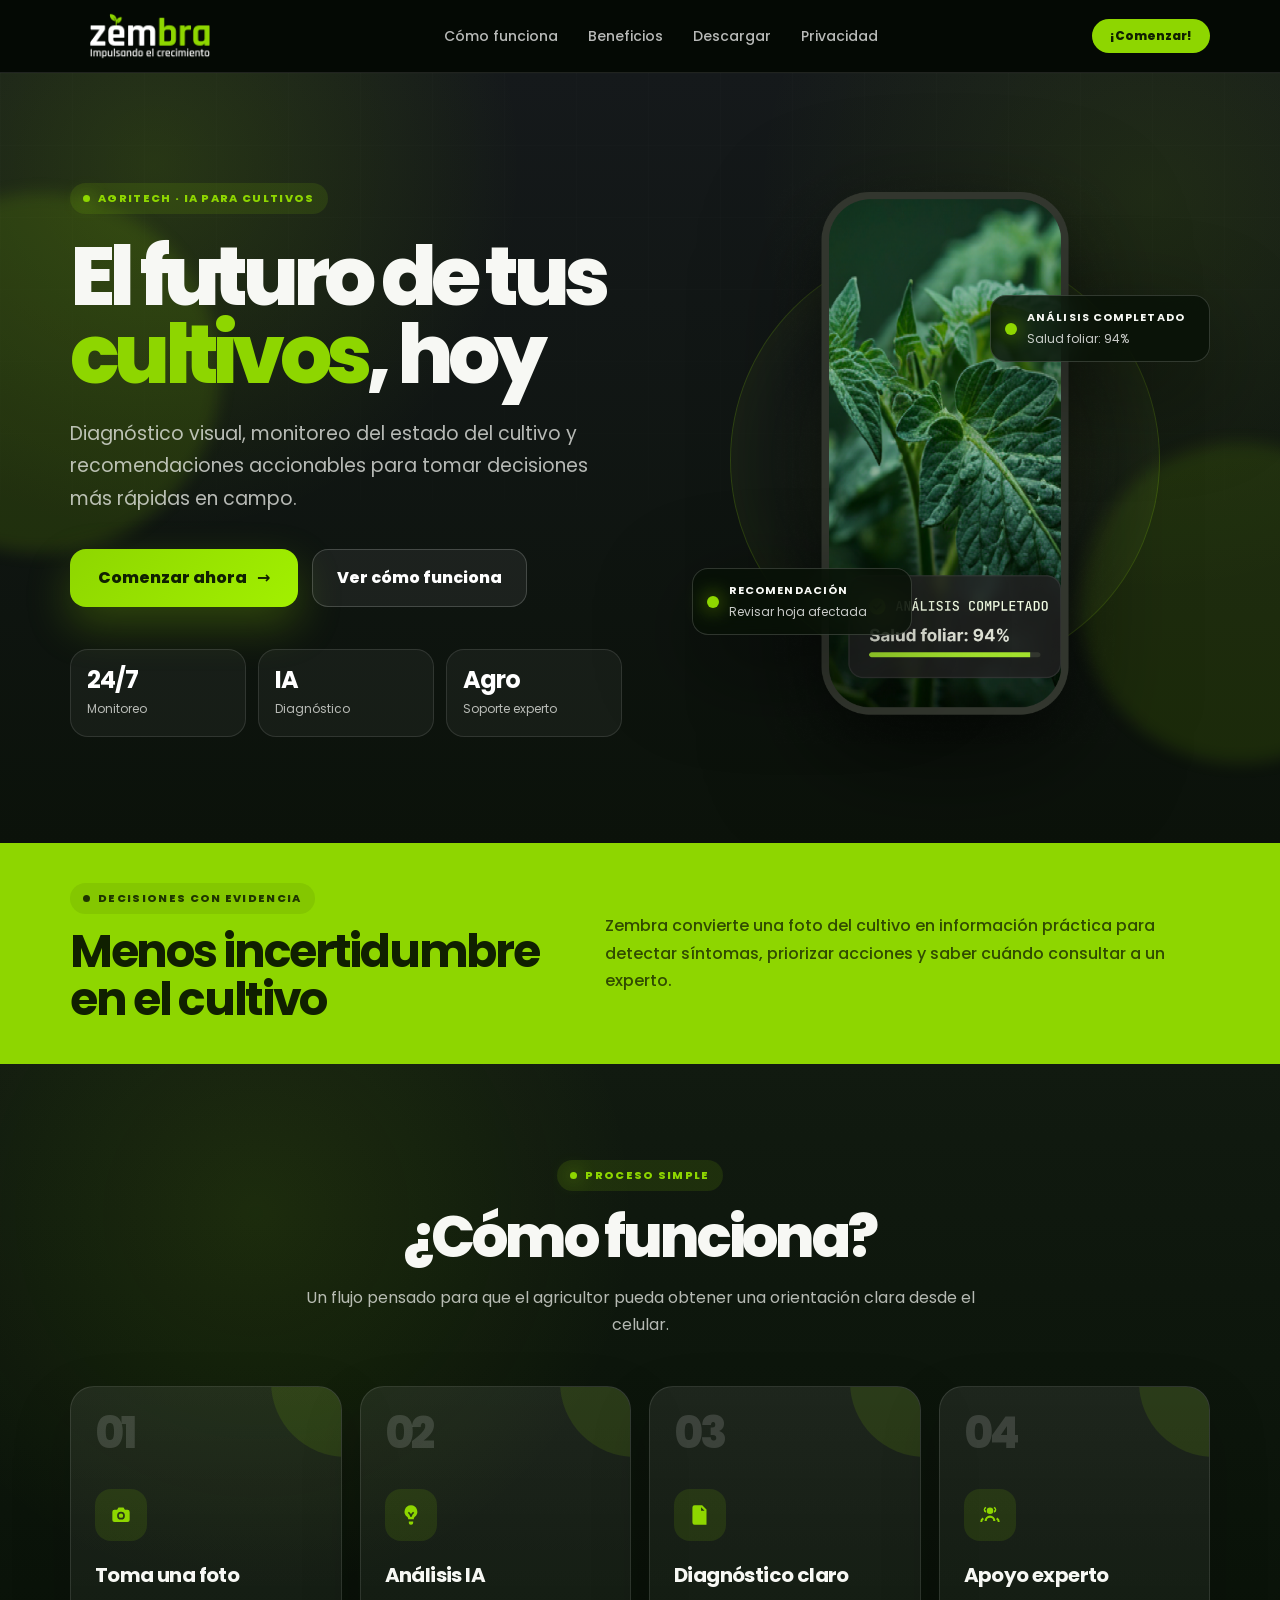
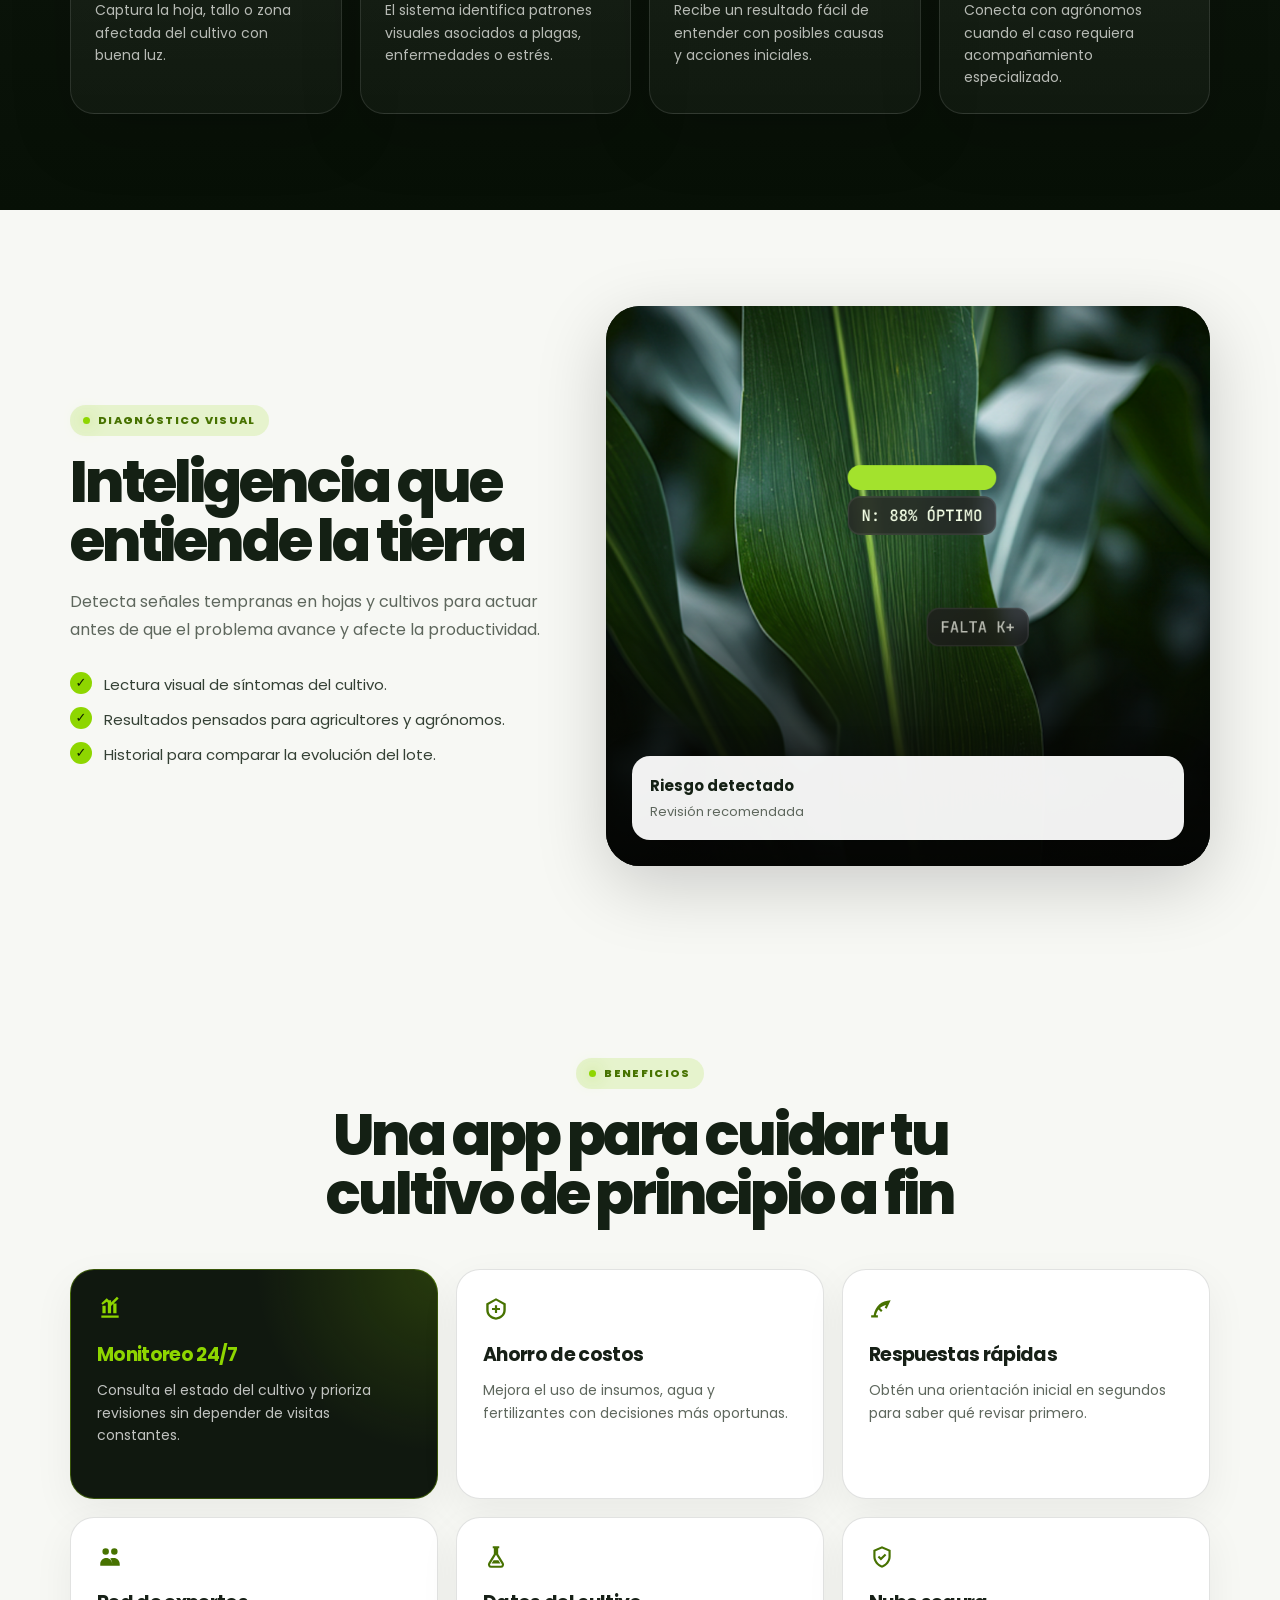
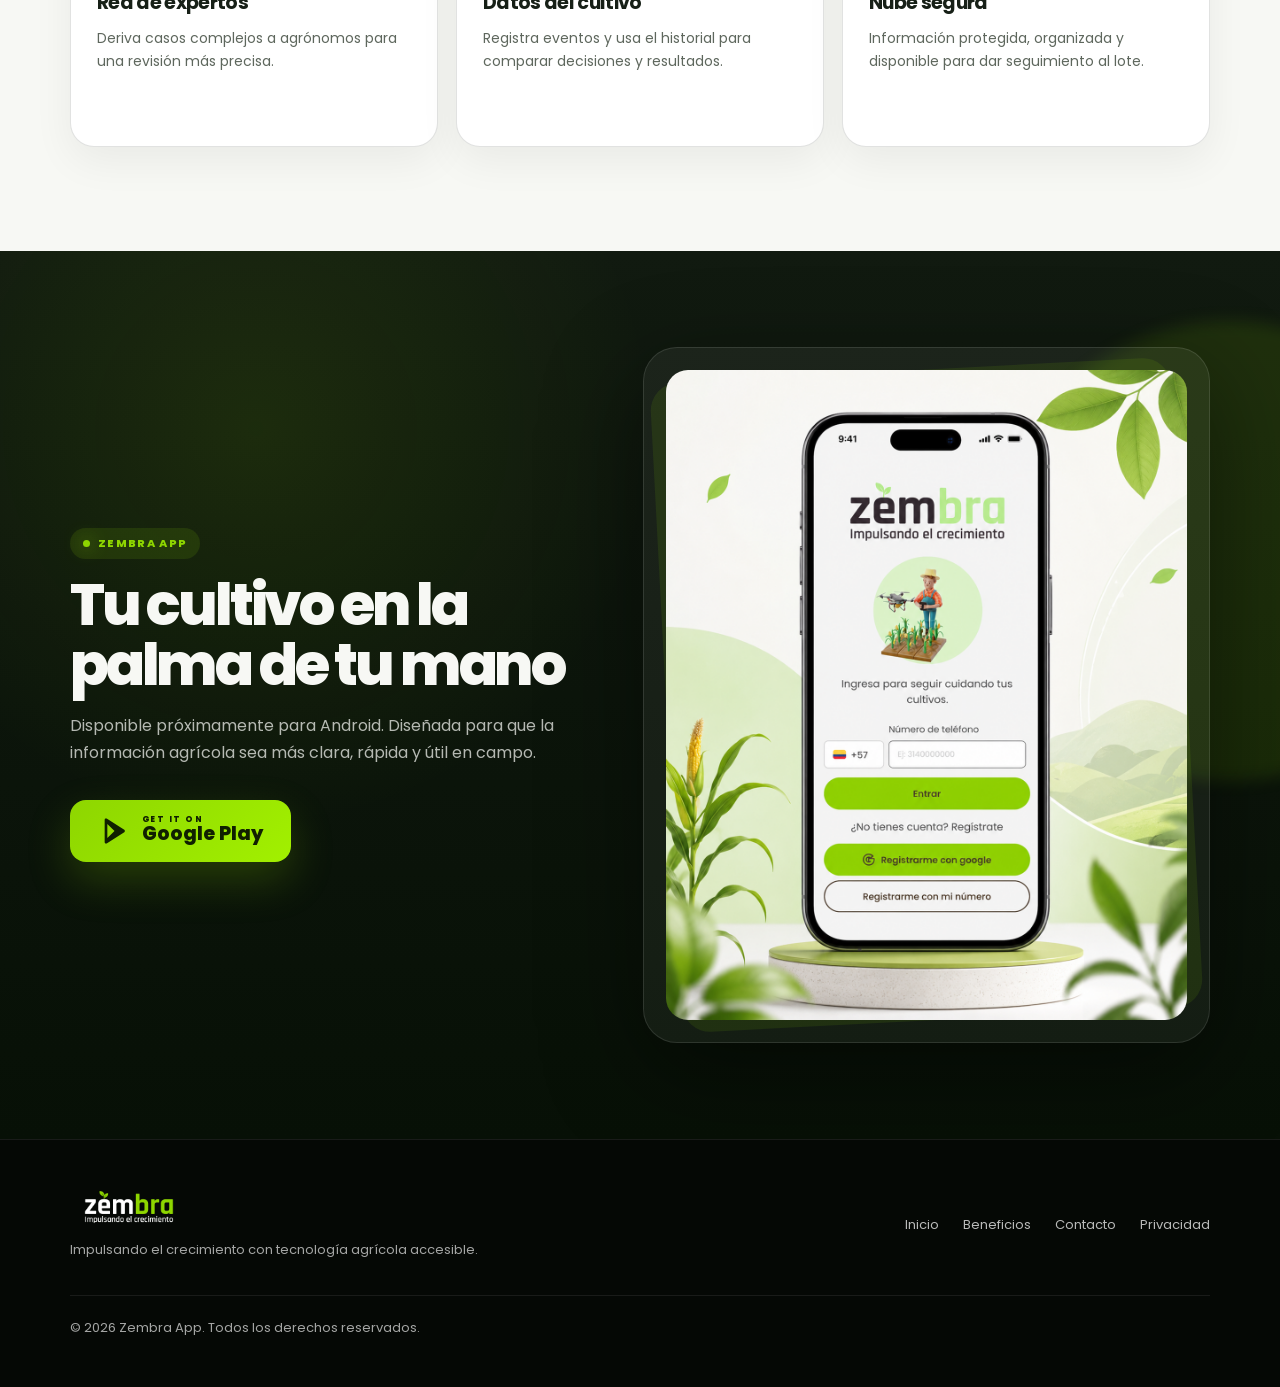
<file: index.html>
<!doctype html>
<html lang="es">
  <head>
    <meta charset="UTF-8" />
    <meta name="viewport" content="width=device-width, initial-scale=1.0" />
    <title>Zembra App | Inteligencia agrícola para tomar mejores decisiones</title>
    <meta
      name="description"
      content="Zembra ayuda a agricultores a diagnosticar cultivos con inteligencia artificial, monitoreo visual, alertas y apoyo de agrónomos."
    />
    <meta name="theme-color" content="#071006" />
    <link rel="preconnect" href="https://fonts.googleapis.com" />
    <link rel="preconnect" href="https://fonts.gstatic.com" crossorigin />
    <link
      href="https://fonts.googleapis.com/css2?family=Poppins:wght@400;500;600;700;800&display=swap"
      rel="stylesheet"
    />
    <link rel="stylesheet" href="styles.css" />
  </head>
  <body>
    <header class="site-header">
      <nav class="nav container" aria-label="Navegación principal">
        <a class="brand" href="#inicio" aria-label="Ir al inicio de Zembra">
          <img src="assets/logo-zembra.png" alt="Zembra" />
        </a>

        <div class="nav-links" aria-label="Secciones principales">
          <a href="#como-funciona">Cómo funciona</a>
          <a href="#beneficios">Beneficios</a>
          <a href="#descargar">Descargar</a>
          <a href="privacidad/">Privacidad</a>
        </div>

        <a class="nav-cta" href="#descargar">¡Comenzar!</a>
      </nav>
    </header>

    <main>
      <section id="inicio" class="hero">
        <div class="hero-glow hero-glow-one" aria-hidden="true"></div>
        <div class="hero-glow hero-glow-two" aria-hidden="true"></div>

        <div class="container hero-grid">
          <div class="hero-copy">
            <span class="eyebrow">AGRITECH · IA PARA CULTIVOS</span>
            <h1>El futuro de tus <span>cultivos</span>, hoy</h1>
            <p class="hero-description">
              Diagnóstico visual, monitoreo del estado del cultivo y recomendaciones accionables para tomar decisiones más rápidas en campo.
            </p>

            <div class="hero-actions">
              <a class="primary-button" href="#descargar">
                Comenzar ahora
                <span aria-hidden="true">→</span>
              </a>
              <a class="secondary-button" href="#como-funciona">Ver cómo funciona</a>
            </div>

            <div class="hero-metrics" aria-label="Indicadores destacados de Zembra">
              <article>
                <strong>24/7</strong>
                <span>Monitoreo</span>
              </article>
              <article>
                <strong>IA</strong>
                <span>Diagnóstico</span>
              </article>
              <article>
                <strong>Agro</strong>
                <span>Soporte experto</span>
              </article>
            </div>
          </div>

          <div class="hero-visual" aria-label="Vista previa del diagnóstico de Zembra">
            <div class="phone-orbit" aria-hidden="true"></div>
            <img class="hero-phone" src="assets/hero-phone.png" alt="Diagnóstico de salud foliar en la aplicación Zembra" />
            <div class="floating-card floating-card-top">
              <span></span>
              <div>
                <strong>Análisis completado</strong>
                <p>Salud foliar: 94%</p>
              </div>
            </div>
            <div class="floating-card floating-card-bottom">
              <span></span>
              <div>
                <strong>Recomendación</strong>
                <p>Revisar hoja afectada</p>
              </div>
            </div>
          </div>
        </div>
      </section>

      <section class="problem-section">
        <div class="container problem-grid">
          <div>
            <span class="section-kicker">Decisiones con evidencia</span>
            <h2>Menos incertidumbre en el cultivo</h2>
          </div>
          <p>
            Zembra convierte una foto del cultivo en información práctica para detectar síntomas, priorizar acciones y saber cuándo consultar a un experto.
          </p>
        </div>
      </section>

      <section id="como-funciona" class="steps-section">
        <div class="container section-heading center">
          <span class="section-kicker">Proceso simple</span>
          <h2>¿Cómo funciona?</h2>
          <p>Un flujo pensado para que el agricultor pueda obtener una orientación clara desde el celular.</p>
        </div>

        <div class="container steps-grid">
          <article class="step-card">
            <div class="step-number">01</div>
            <div class="step-icon" aria-hidden="true">
              <svg viewBox="0 0 24 24"><path d="M8.4 7.2 9.7 5h4.6l1.3 2.2H18a2 2 0 0 1 2 2v7.3a2 2 0 0 1-2 2H6a2 2 0 0 1-2-2V9.2a2 2 0 0 1 2-2h2.4Zm3.6 9a3.6 3.6 0 1 0 0-7.2 3.6 3.6 0 0 0 0 7.2Zm0-1.6a2 2 0 1 1 0-4 2 2 0 0 1 0 4Z"/></svg>
            </div>
            <h3>Toma una foto</h3>
            <p>Captura la hoja, tallo o zona afectada del cultivo con buena luz.</p>
          </article>

          <article class="step-card">
            <div class="step-number">02</div>
            <div class="step-icon" aria-hidden="true">
              <svg viewBox="0 0 24 24"><path d="M12 3a6 6 0 0 0-3.4 10.9c.5.3.8.9.8 1.5V16h5.2v-.6c0-.7.3-1.2.8-1.6A6 6 0 0 0 12 3Zm-2 15v1.2c0 1 .8 1.8 1.8 1.8h.4c1 0 1.8-.8 1.8-1.8V18h-4Zm1.2-4.4c-.3-1.9-1.4-2.7-2.2-3.4l1-1.2c.7.6 1.5 1.2 2 2.4.5-1.2 1.3-1.8 2-2.4l1 1.2c-.8.7-1.9 1.5-2.2 3.4h-1.6Z"/></svg>
            </div>
            <h3>Análisis IA</h3>
            <p>El sistema identifica patrones visuales asociados a plagas, enfermedades o estrés.</p>
          </article>

          <article class="step-card">
            <div class="step-number">03</div>
            <div class="step-icon" aria-hidden="true">
              <svg viewBox="0 0 24 24"><path d="M7 3h7l4 4v14H7a2 2 0 0 1-2-2V5a2 2 0 0 1 2-2Zm6 1.8V8h3.2L13 4.8ZM8 12h8v1.7H8V12Zm0 3.3h8V17H8v-1.7Zm0-6.6h3.5v1.7H8V8.7Z"/></svg>
            </div>
            <h3>Diagnóstico claro</h3>
            <p>Recibe un resultado fácil de entender con posibles causas y acciones iniciales.</p>
          </article>

          <article class="step-card">
            <div class="step-number">04</div>
            <div class="step-icon" aria-hidden="true">
              <svg viewBox="0 0 24 24"><path d="M7 17.5a5 5 0 0 1 10 0h-2a3 3 0 0 0-6 0H7Zm5-6.5a3 3 0 1 1 0-6 3 3 0 0 1 0 6Zm6.6 3.4a4.7 4.7 0 0 1 2.4 4.1h-1.8a2.9 2.9 0 0 0-1.5-2.6l.9-1.5Zm-3-10a2.8 2.8 0 0 1 0 5.5V8a1 1 0 0 0 0-2V4.4ZM5.4 14.4l.9 1.5a2.9 2.9 0 0 0-1.5 2.6H3a4.7 4.7 0 0 1 2.4-4.1Zm3-10V6a1 1 0 0 0 0 2v1.9a2.8 2.8 0 0 1 0-5.5Z"/></svg>
            </div>
            <h3>Apoyo experto</h3>
            <p>Conecta con agrónomos cuando el caso requiera acompañamiento especializado.</p>
          </article>
        </div>
      </section>

      <section class="intelligence-section">
        <div class="container intelligence-grid">
          <div class="intelligence-copy">
            <span class="section-kicker">Diagnóstico visual</span>
            <h2>Inteligencia que entiende la tierra</h2>
            <p>
              Detecta señales tempranas en hojas y cultivos para actuar antes de que el problema avance y afecte la productividad.
            </p>

            <ul class="check-list">
              <li>Lectura visual de síntomas del cultivo.</li>
              <li>Resultados pensados para agricultores y agrónomos.</li>
              <li>Historial para comparar la evolución del lote.</li>
            </ul>
          </div>

          <div class="diagnosis-panel">
            <img src="assets/leaf-diagnosis.png" alt="Análisis visual de hoja de maíz" />
            <div class="diagnosis-badge">
              <strong>Riesgo detectado</strong>
              <span>Revisión recomendada</span>
            </div>
          </div>
        </div>
      </section>

      <section id="beneficios" class="benefits-section">
        <div class="container section-heading center">
          <span class="section-kicker">Beneficios</span>
          <h2>Una app para cuidar tu cultivo de principio a fin</h2>
        </div>

        <div class="container benefit-grid">
          <article class="benefit-card featured">
            <svg viewBox="0 0 24 24" aria-hidden="true"><path d="M4 18h16v2H4v-2Zm1-2V9h3v7H5Zm5 0V4h3v12h-3Zm5 0V7h3v9h-3Zm-9.8-7.9L4 6.7 9 2l4 4 5.4-5.4L20 2.2 13 9.3 9 5.4 5.2 8.1Z"/></svg>
            <h3>Monitoreo 24/7</h3>
            <p>Consulta el estado del cultivo y prioriza revisiones sin depender de visitas constantes.</p>
          </article>

          <article class="benefit-card">
            <svg viewBox="0 0 24 24" aria-hidden="true"><path d="M12 2 3 7v6c0 5 3.8 8.3 9 9 5.2-.7 9-4 9-9V7l-9-5Zm0 2.2 6.8 3.8V13c0 3.8-2.6 6.2-6.8 6.9C7.8 19.2 5.2 16.8 5.2 13V8L12 4.2Zm1 4.3v2.6h2.7V13H13v2.7h-2V13H8.3v-1.9H11V8.5h2Z"/></svg>
            <h3>Ahorro de costos</h3>
            <p>Mejora el uso de insumos, agua y fertilizantes con decisiones más oportunas.</p>
          </article>

          <article class="benefit-card">
            <svg viewBox="0 0 24 24" aria-hidden="true"><path d="M20 4c-8.8.4-14.3 5.5-15.7 13.8H2v2h6.2v-2H6.4c.4-2 1.2-3.8 2.4-5.3l2.3 2.3 1.4-1.4-2.3-2.3c1.5-1.2 3.3-2.1 5.5-2.7l-1.2 2.4 1.8.9L20 4Z"/></svg>
            <h3>Respuestas rápidas</h3>
            <p>Obtén una orientación inicial en segundos para saber qué revisar primero.</p>
          </article>

          <article class="benefit-card">
            <svg viewBox="0 0 24 24" aria-hidden="true"><path d="M8 10a3 3 0 1 1 0-6 3 3 0 0 1 0 6Zm8 0a3 3 0 1 1 0-6 3 3 0 0 1 0 6ZM3 20v-1.4C3 15.5 5.4 13 8.5 13s5.5 2.5 5.5 5.6V20H3Zm11 0v-1.7c0-1.9-.7-3.6-1.8-4.9 1-.3 2-.4 3.3-.4 3.1 0 5.5 2.5 5.5 5.6V20h-7Z"/></svg>
            <h3>Red de expertos</h3>
            <p>Deriva casos complejos a agrónomos para una revisión más precisa.</p>
          </article>

          <article class="benefit-card">
            <svg viewBox="0 0 24 24" aria-hidden="true"><path d="M9 2h6v2h-1v5.2l5.1 8.4A3 3 0 0 1 16.6 22H7.4a3 3 0 0 1-2.5-4.4L10 9.2V4H9V2Zm3 8-5.4 8.6a1 1 0 0 0 .8 1.4h9.2a1 1 0 0 0 .8-1.4L12 10Zm-2.2 5h4.4l1.9 3H7.9l1.9-3Z"/></svg>
            <h3>Datos del cultivo</h3>
            <p>Registra eventos y usa el historial para comparar decisiones y resultados.</p>
          </article>

          <article class="benefit-card">
            <svg viewBox="0 0 24 24" aria-hidden="true"><path d="M12 2 4 5.5v6.1c0 4.7 3.4 8.9 8 10.4 4.6-1.5 8-5.7 8-10.4V5.5L12 2Zm0 2.2 6 2.6v4.8c0 3.5-2.4 6.8-6 8.2-3.6-1.4-6-4.7-6-8.2V6.8l6-2.6Zm-1 11.1 5-5-1.4-1.4L11 12.5l-1.6-1.6L8 12.3l3 3Z"/></svg>
            <h3>Nube segura</h3>
            <p>Información protegida, organizada y disponible para dar seguimiento al lote.</p>
          </article>
        </div>
      </section>

      <section id="descargar" class="download-section">
        <div class="container download-grid">
          <div class="download-copy">
            <span class="section-kicker">Zembra App</span>
            <h2>Tu cultivo en la palma de tu mano</h2>
            <p>Disponible próximamente para Android. Diseñada para que la información agrícola sea más clara, rápida y útil en campo.</p>
            <a class="store-button" href="#" aria-label="Descargar Zembra en Google Play">
              <svg viewBox="0 0 24 24" aria-hidden="true"><path d="M5 3.6v16.8c0 .8.9 1.3 1.5.9l13.2-8.4c.6-.4.6-1.3 0-1.8L6.5 2.7A1 1 0 0 0 5 3.6Zm2 3.1 5.4 5.3L7 17.3V6.7Zm6.8 6.7 2.7-1.7-2.7-1.7L12.1 12l1.7 1.4Z"/></svg>
              <span>
                <small>GET IT ON</small>
                Google Play
              </span>
            </a>
          </div>

          <div class="app-preview-card">
            <img src="assets/app-mockup.png" alt="Mockup de la app móvil Zembra" />
          </div>
        </div>
      </section>
    </main>

    <footer class="site-footer">
      <div class="container footer-grid">
        <div>
          <img src="assets/logo-zembra.png" alt="Zembra" />
          <p>Impulsando el crecimiento con tecnología agrícola accesible.</p>
        </div>
        <div class="footer-links" aria-label="Enlaces del sitio">
          <a href="#inicio">Inicio</a>
          <a href="#beneficios">Beneficios</a>
          <a href="#descargar">Contacto</a>
          <a href="privacidad/">Privacidad</a>
        </div>
        <p class="copyright">© 2026 Zembra App. Todos los derechos reservados.</p>
      </div>
    </footer>
  </body>
</html>
</file>
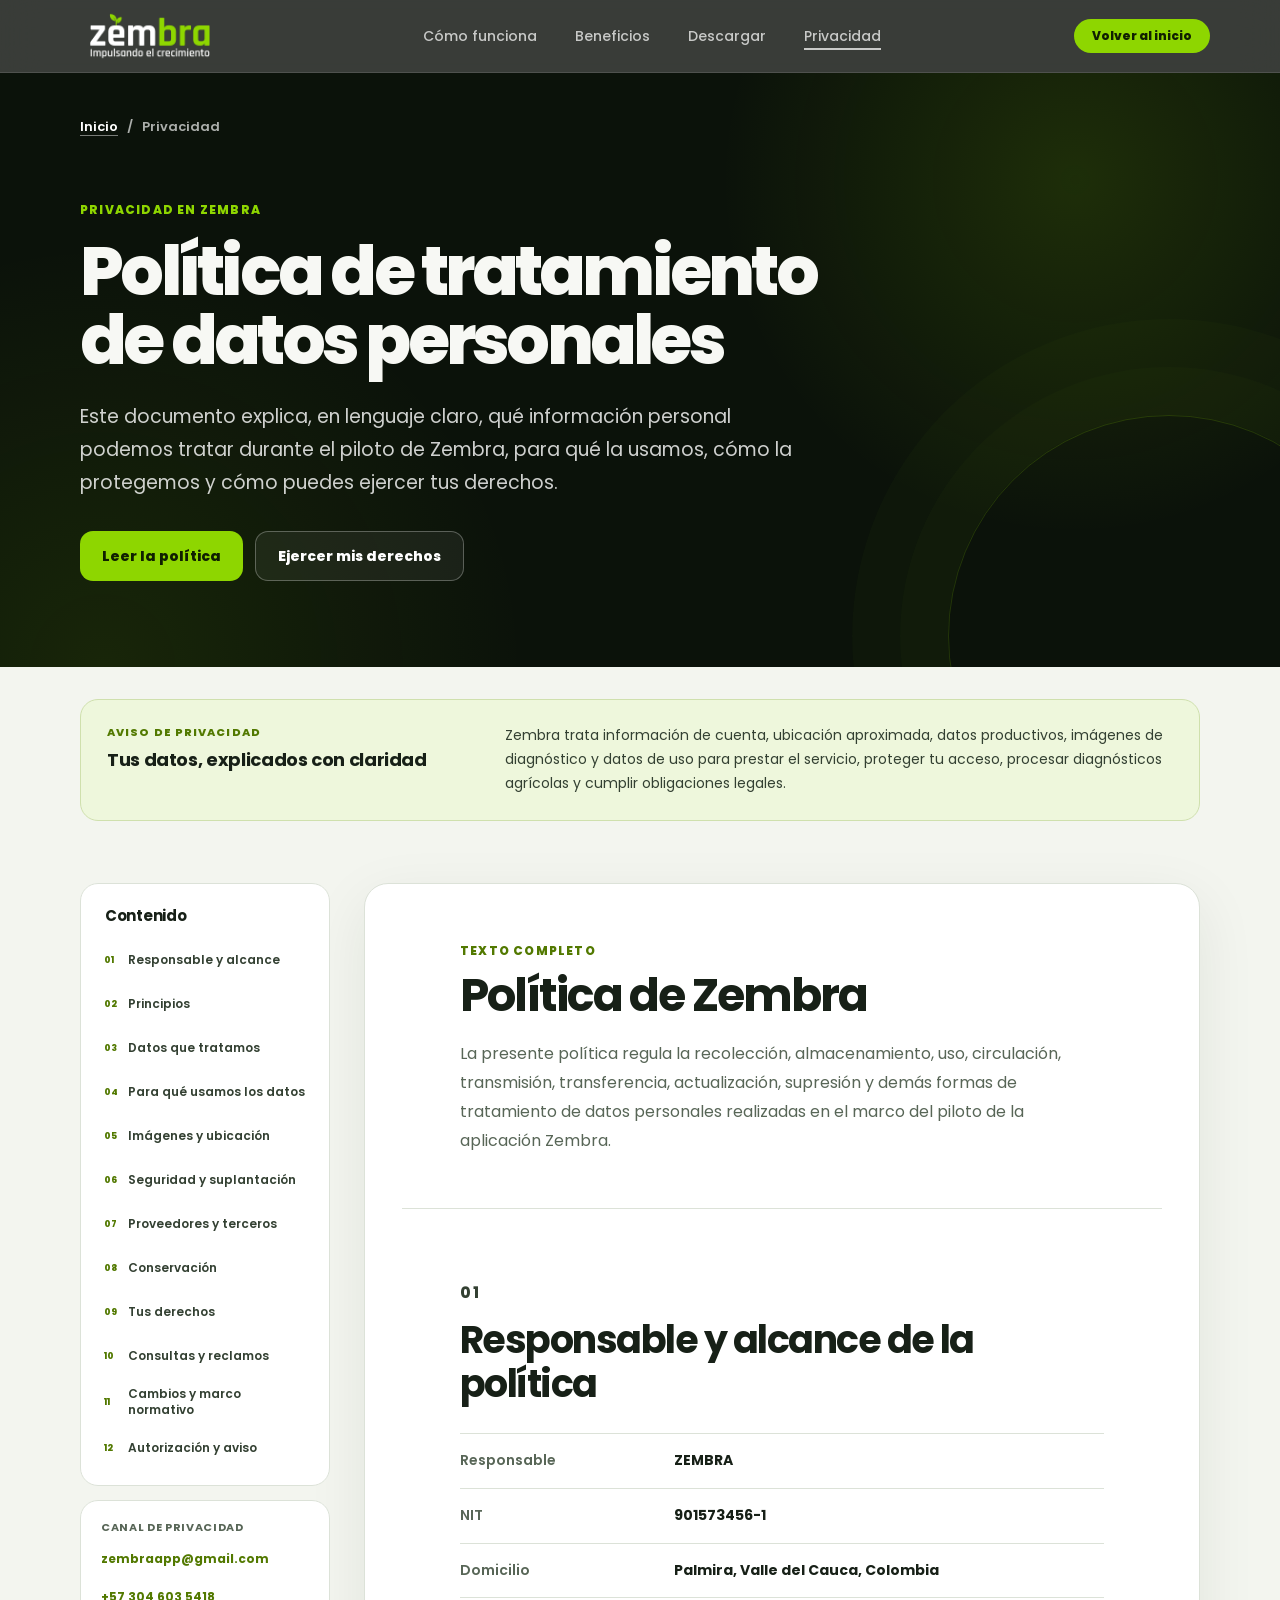
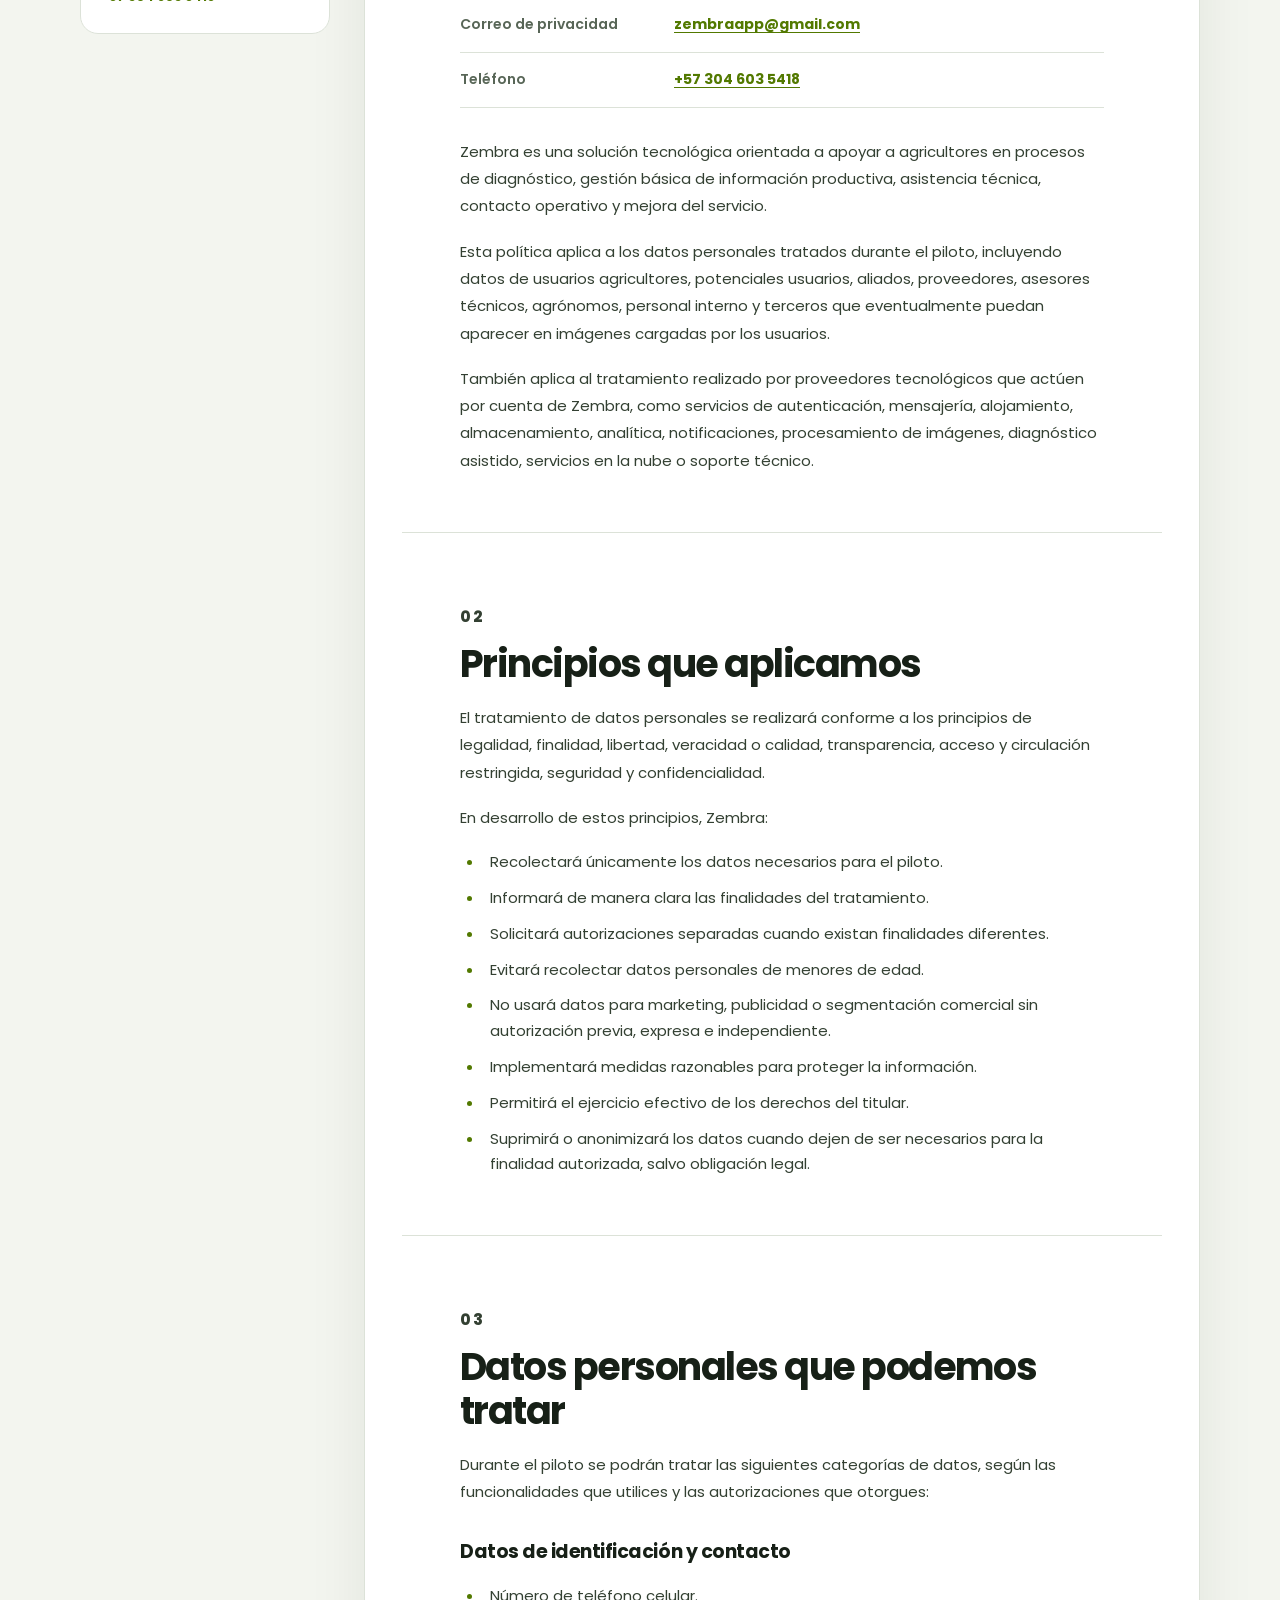
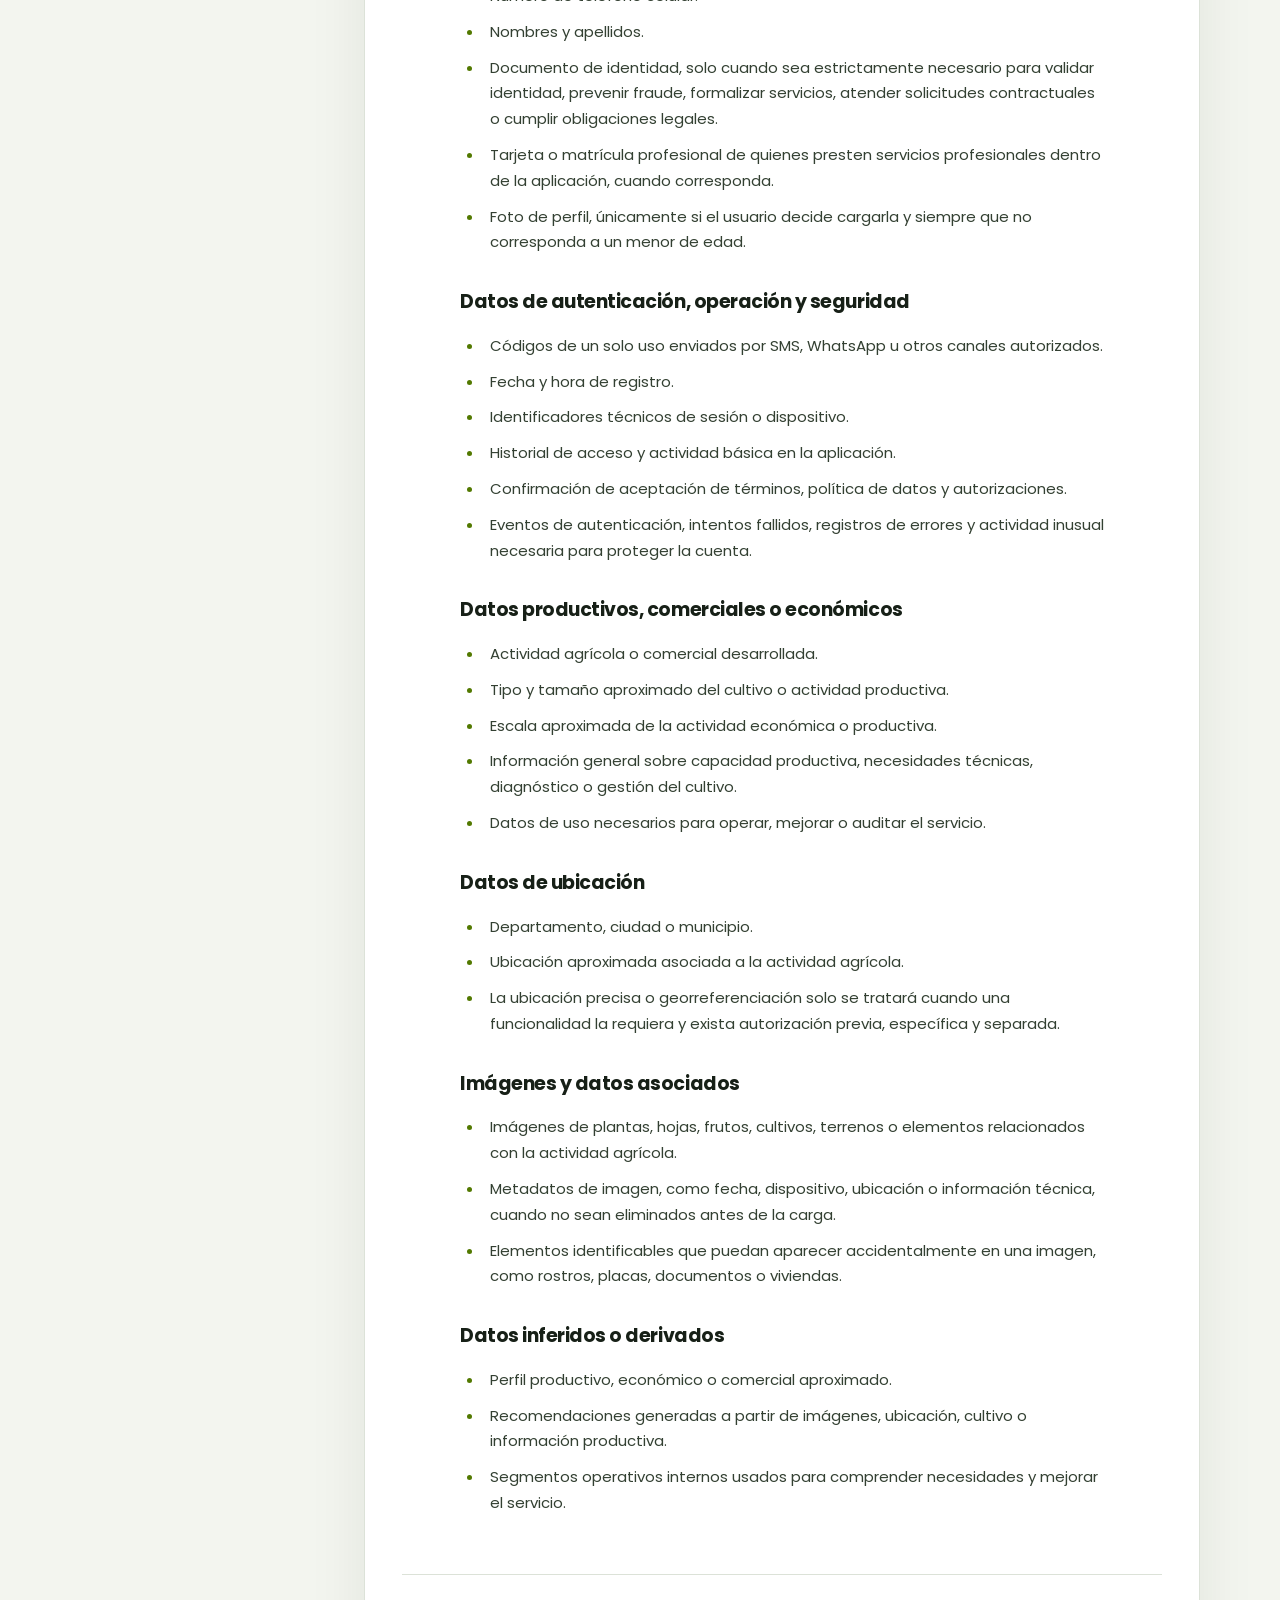
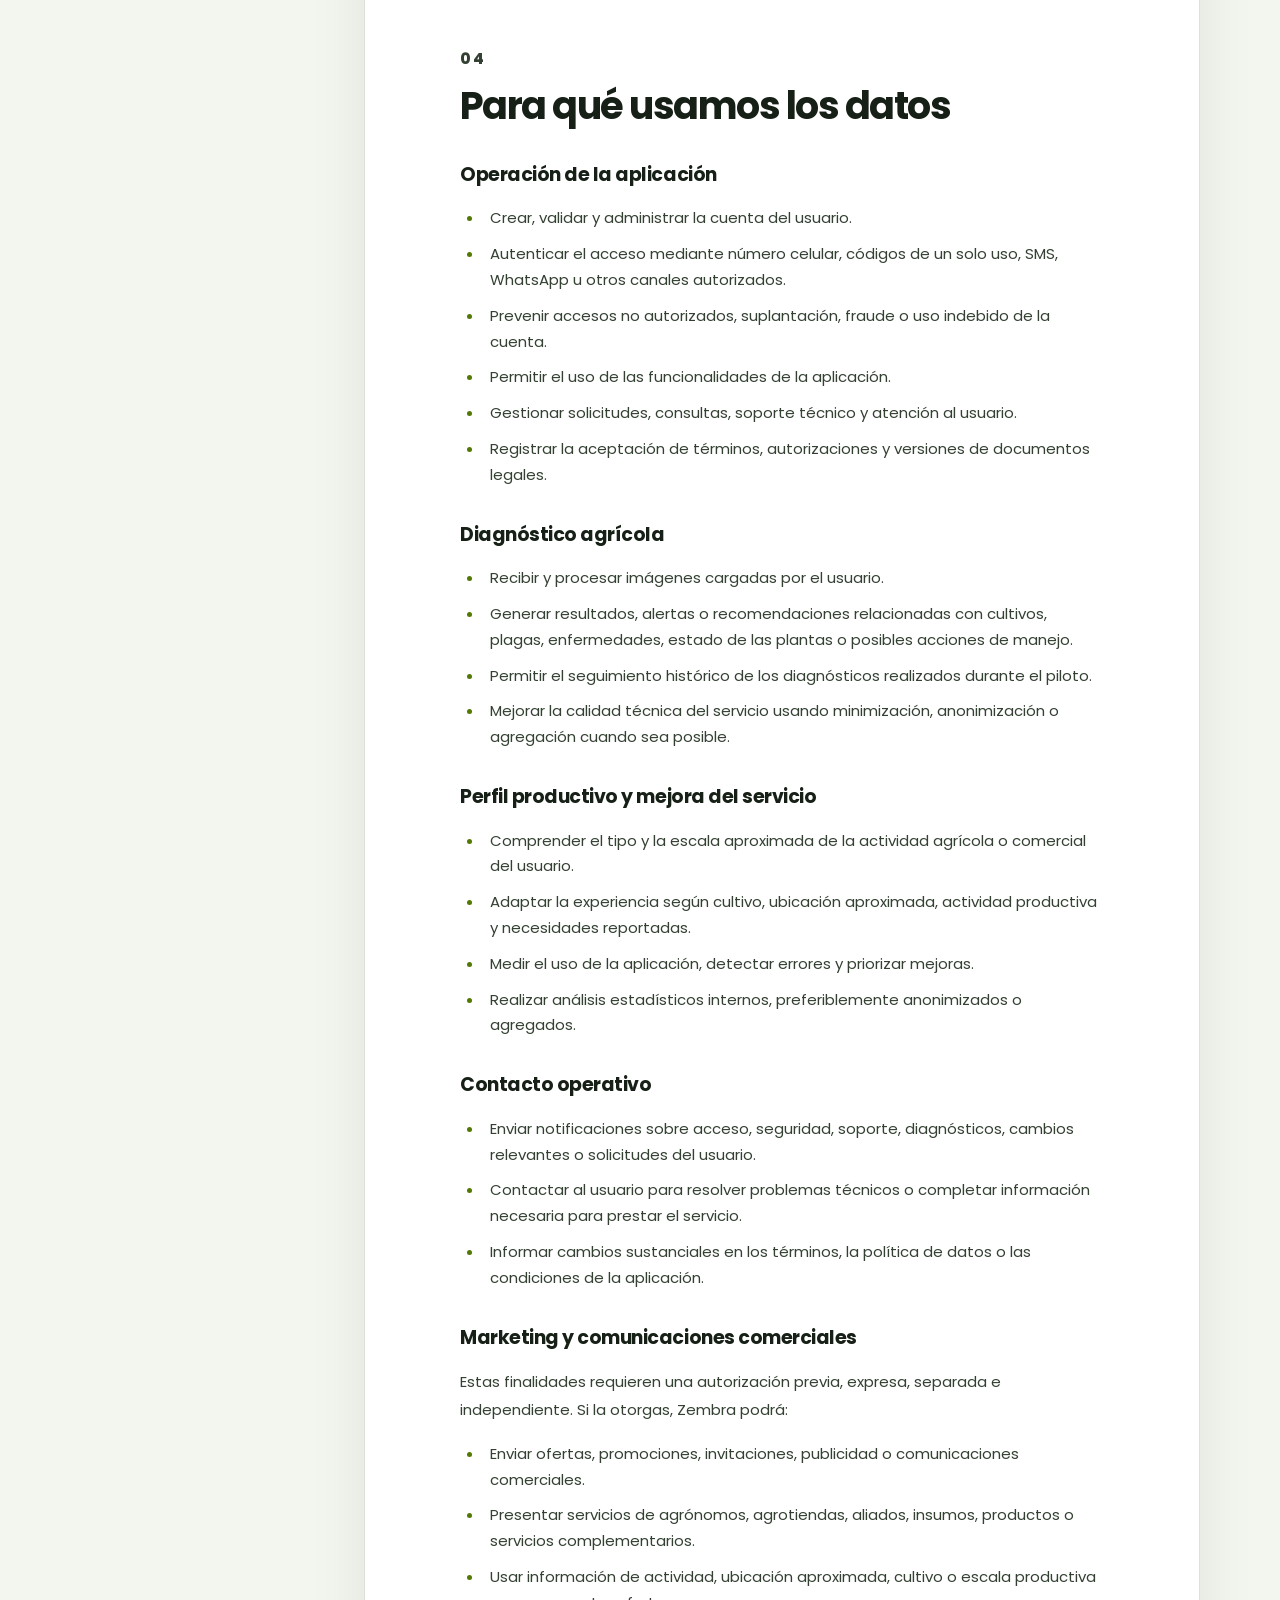
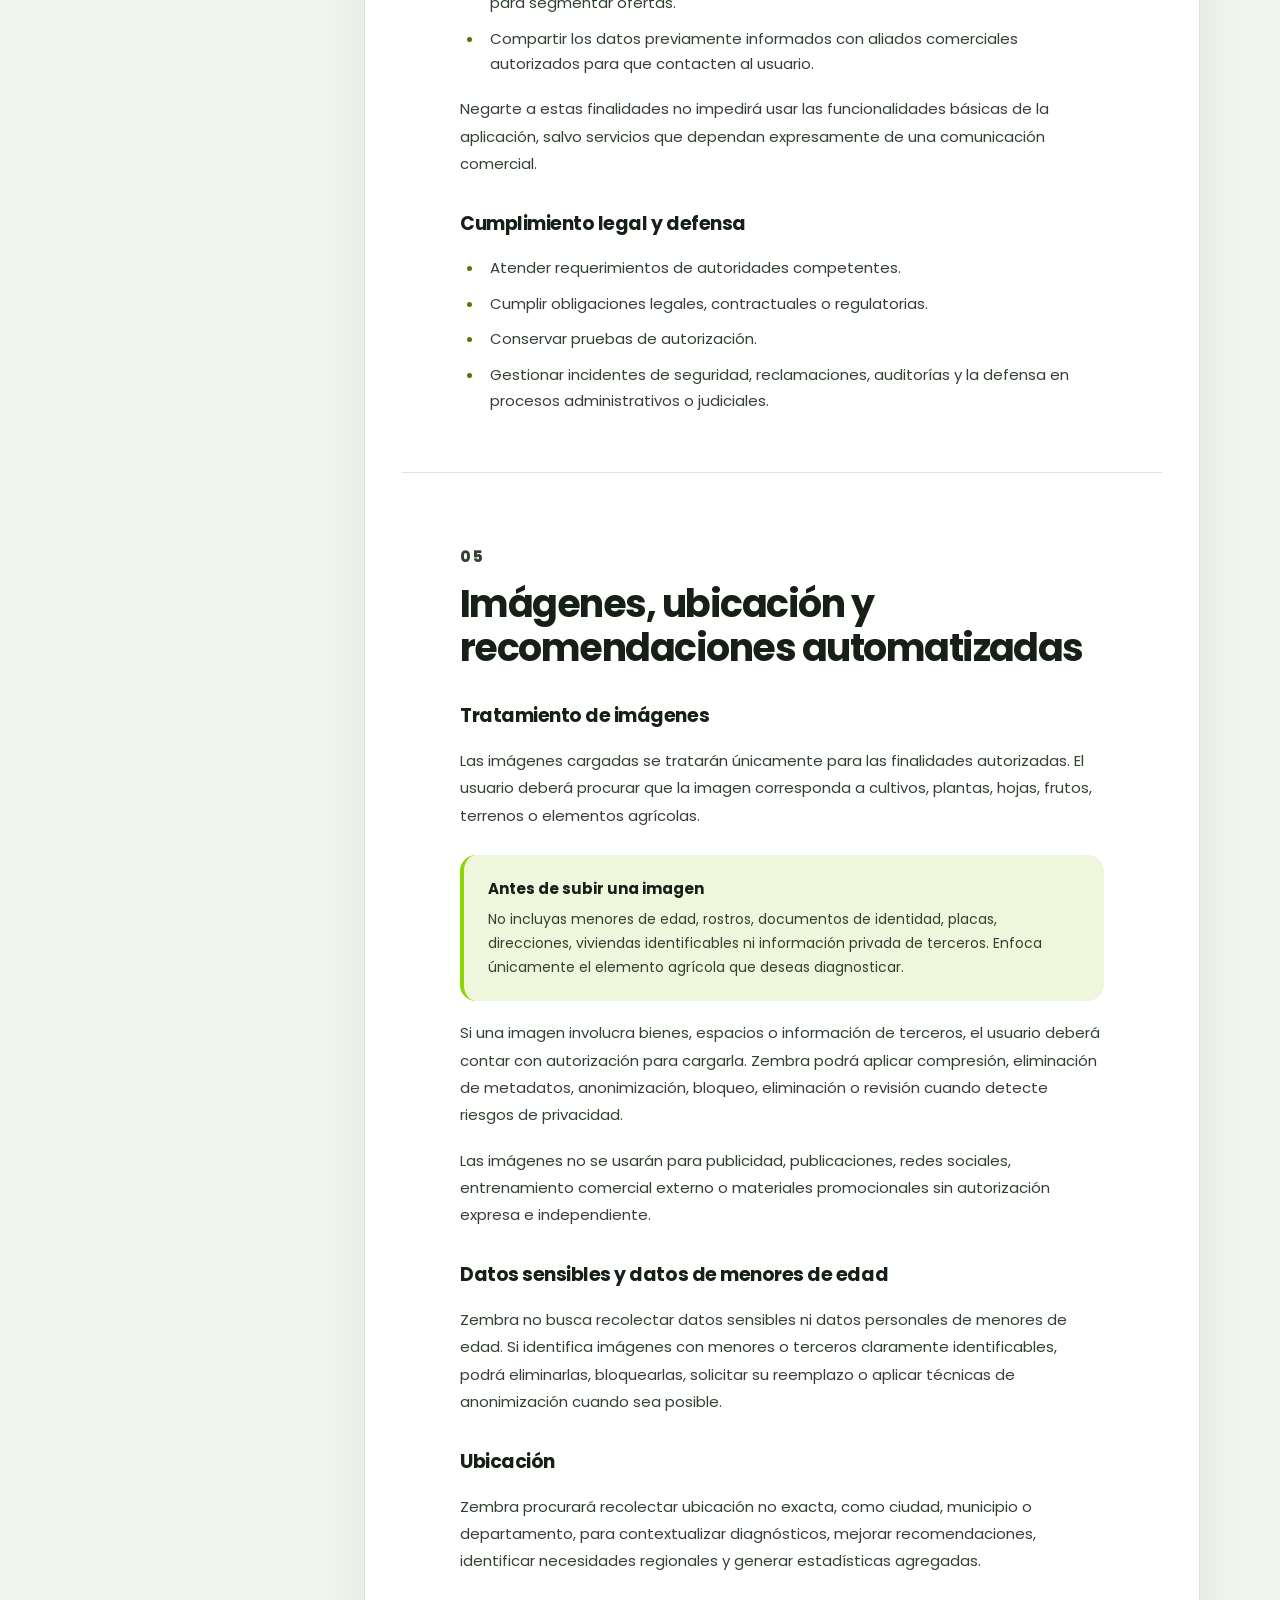
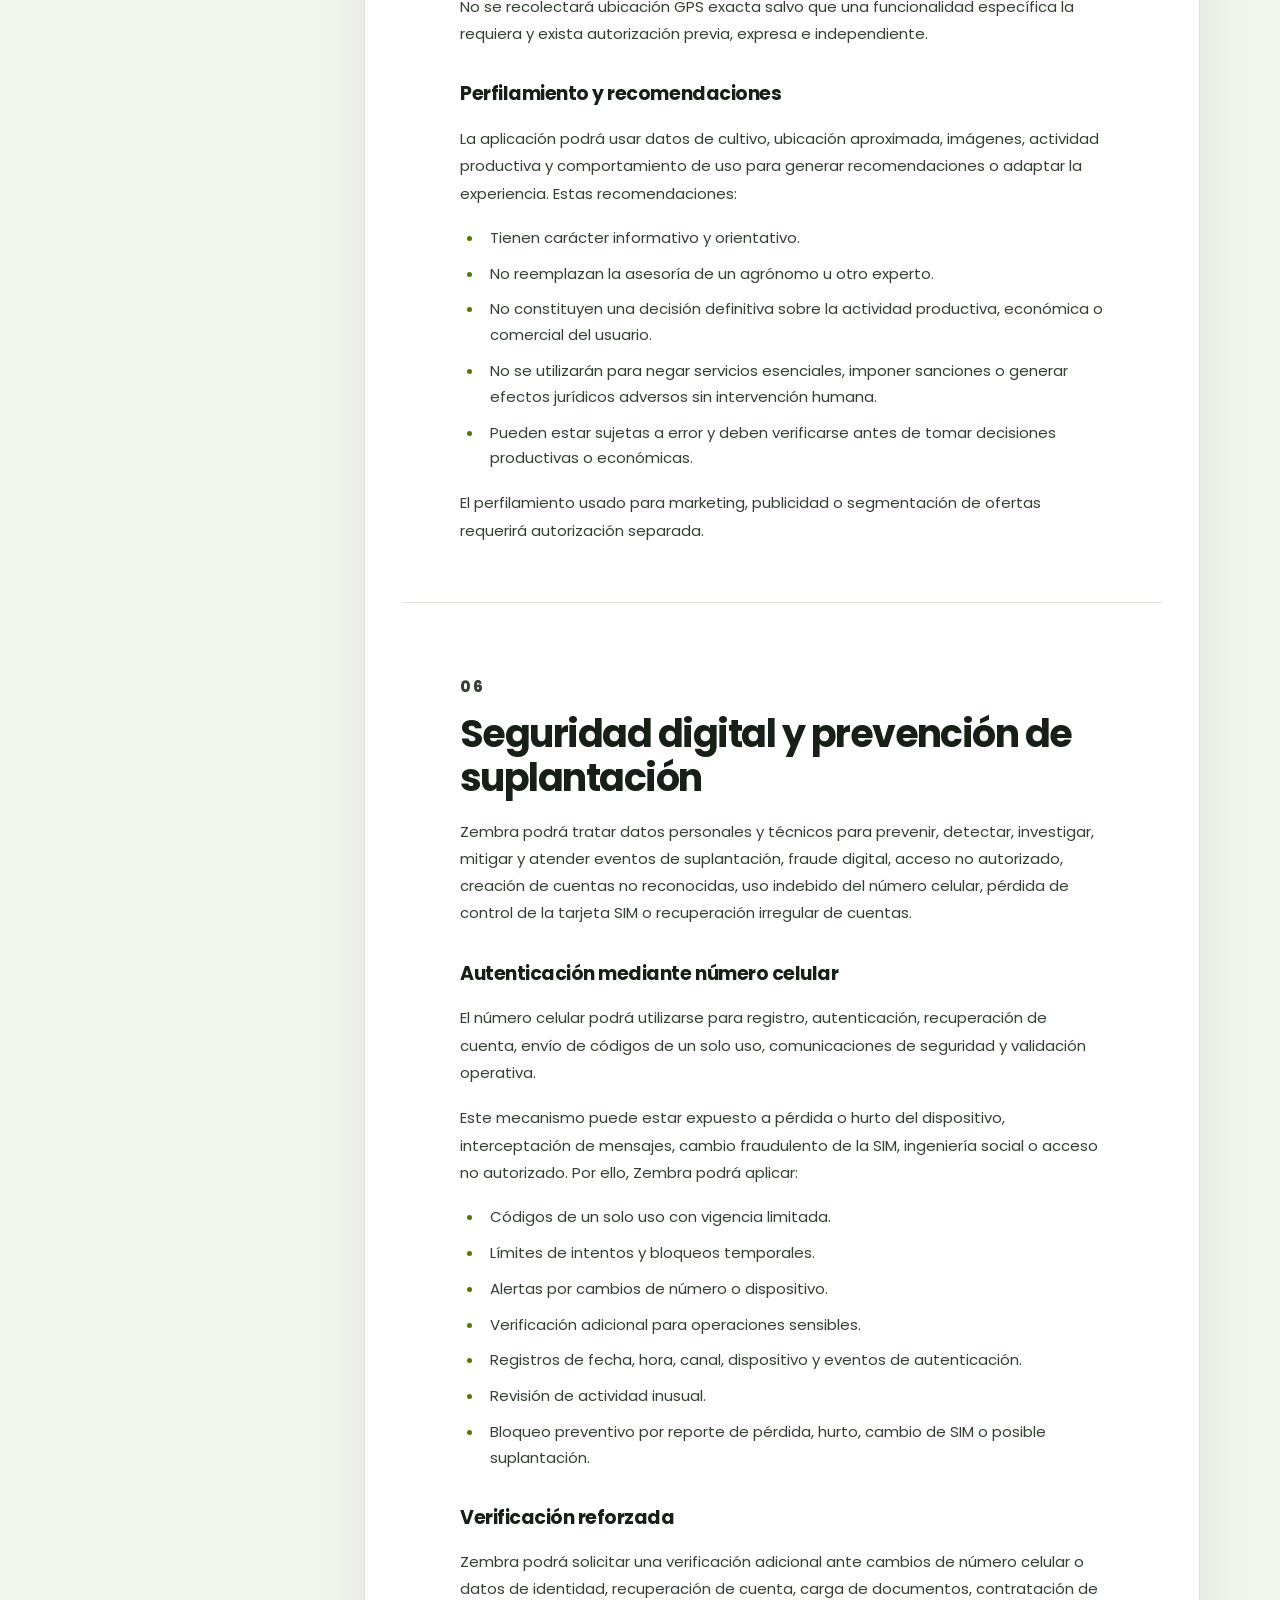
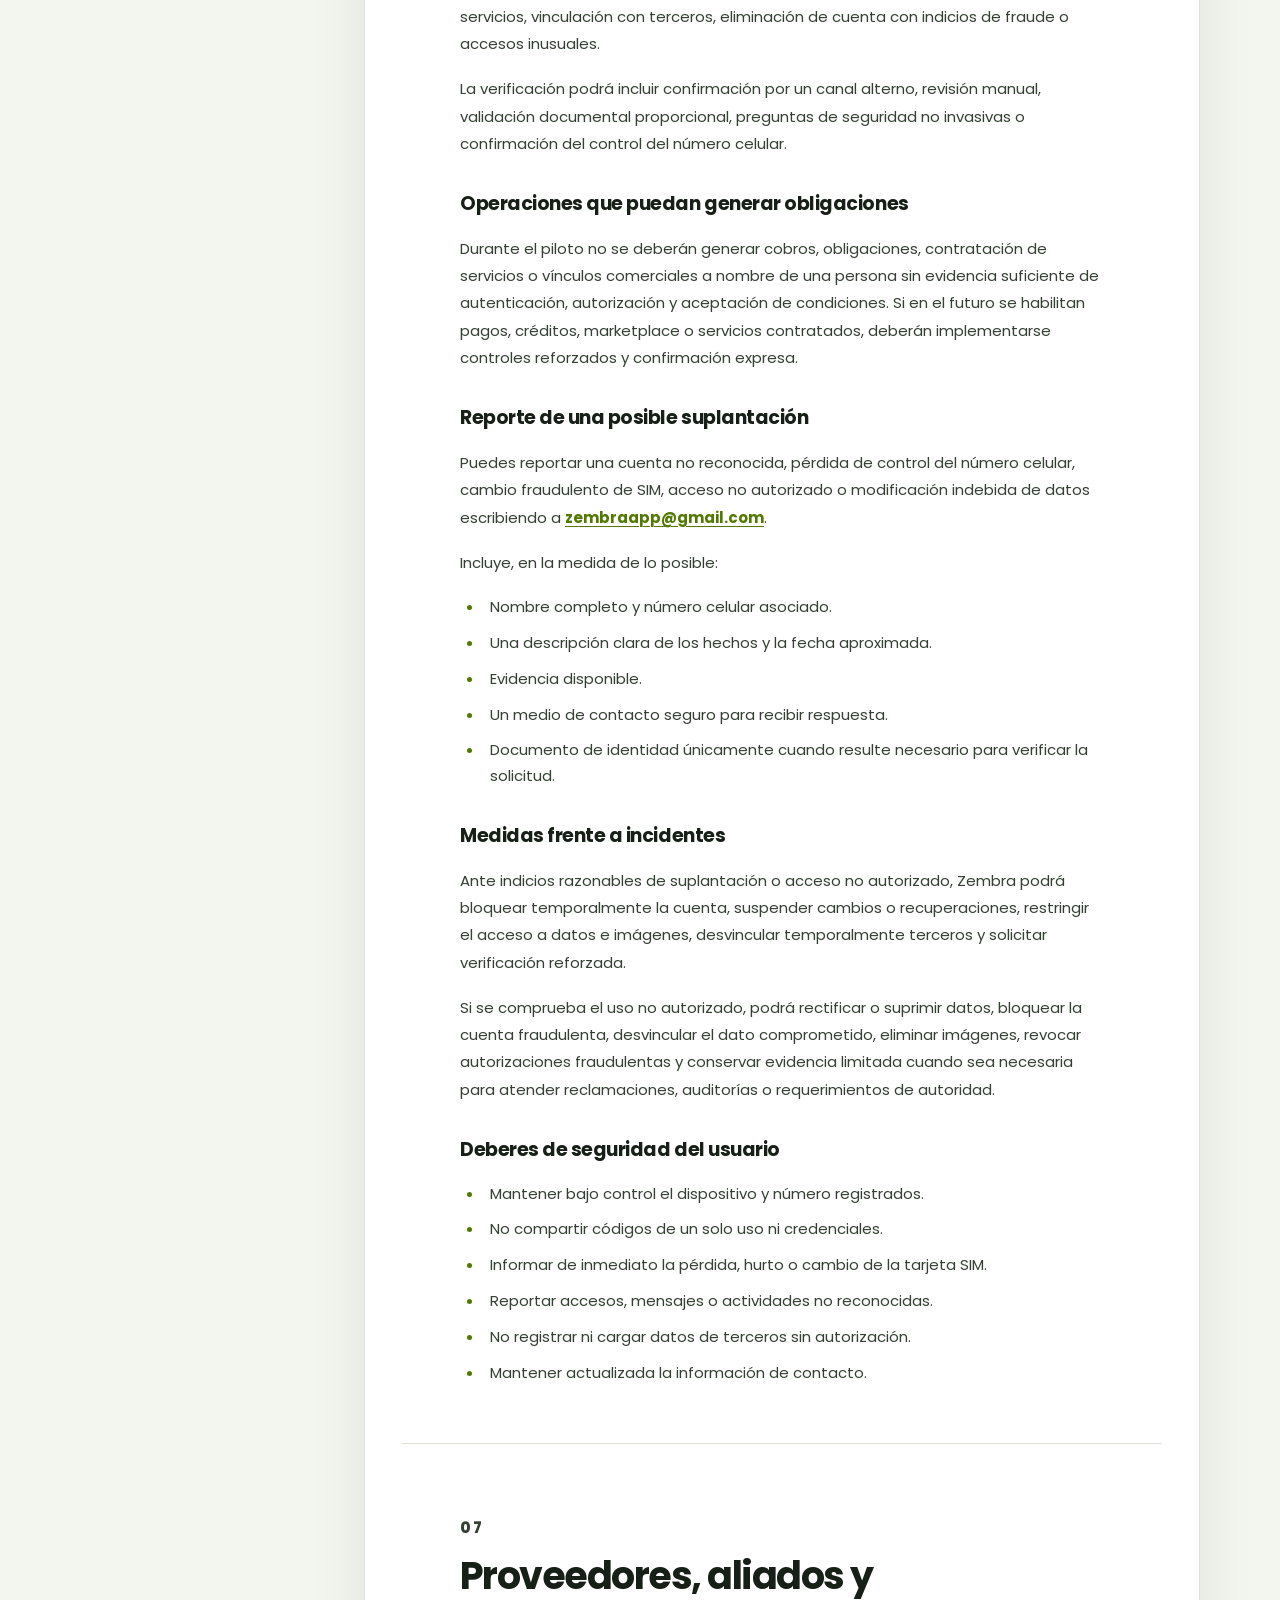
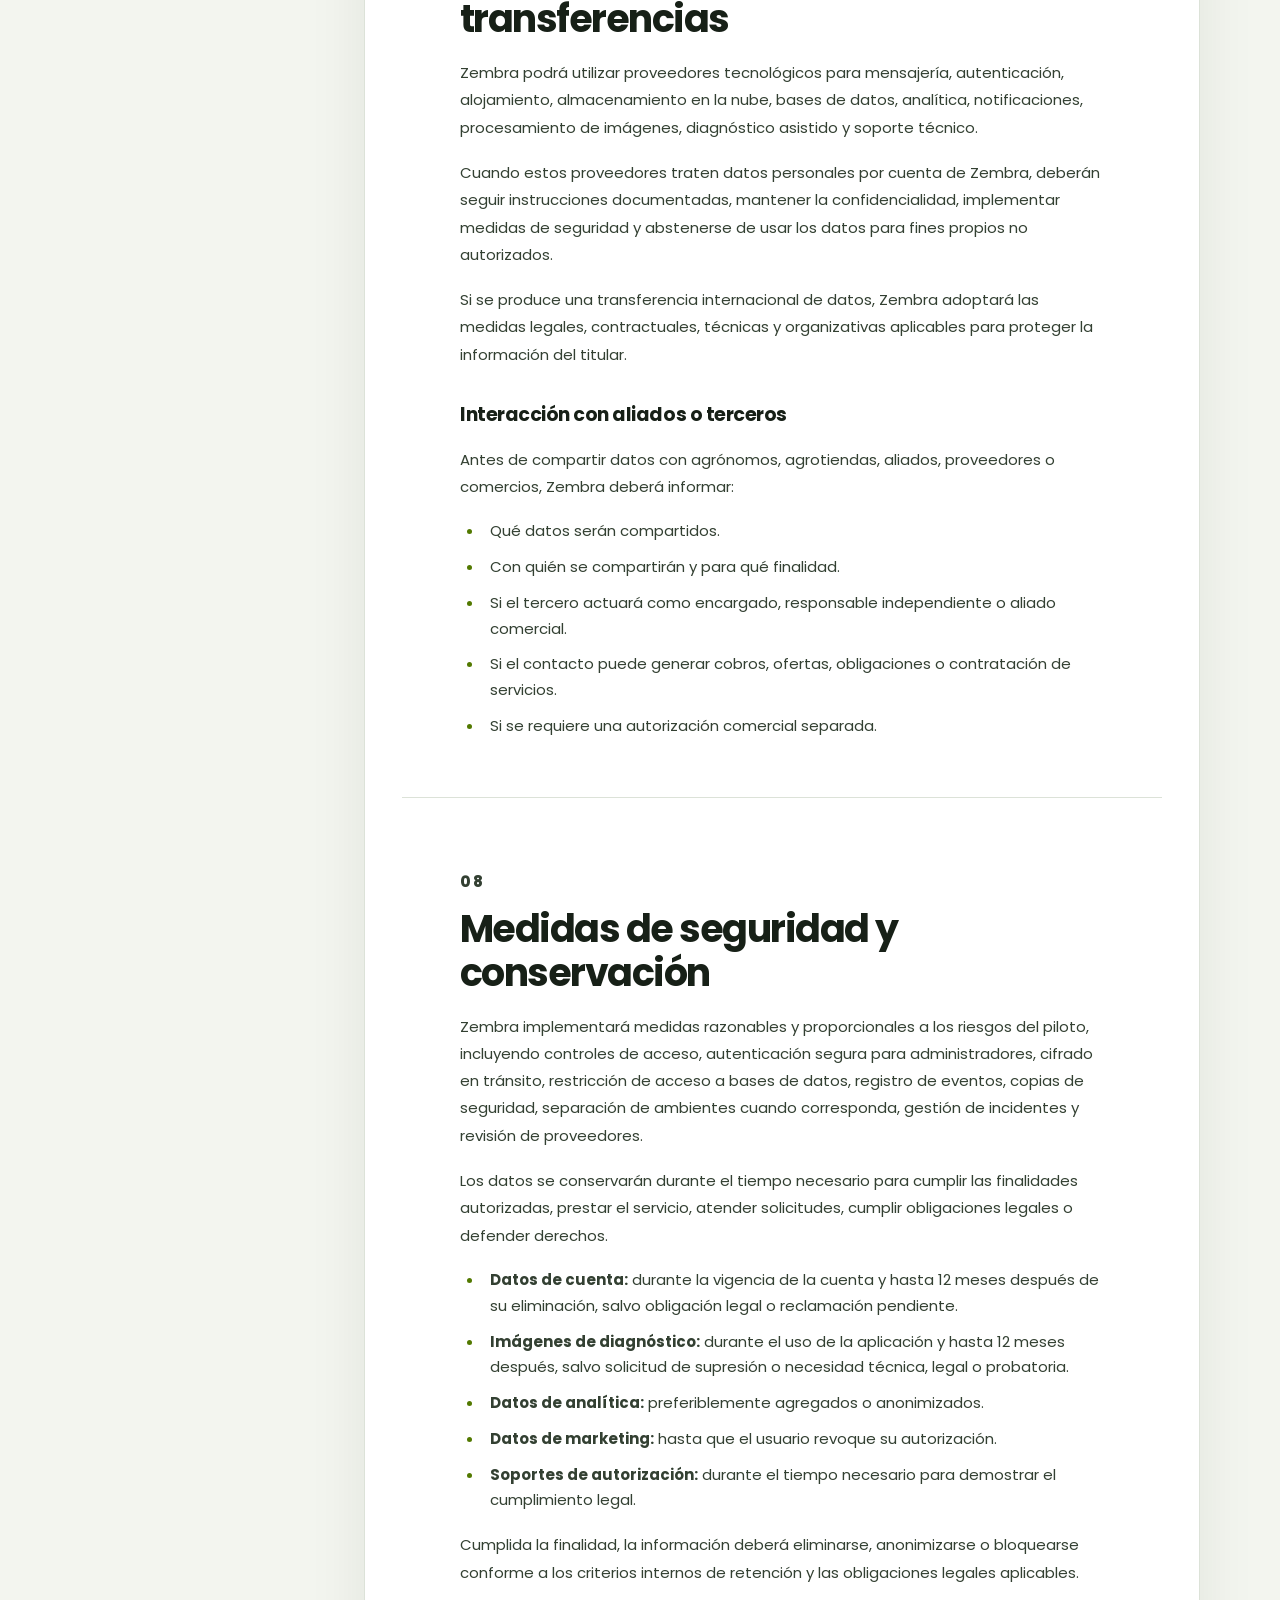
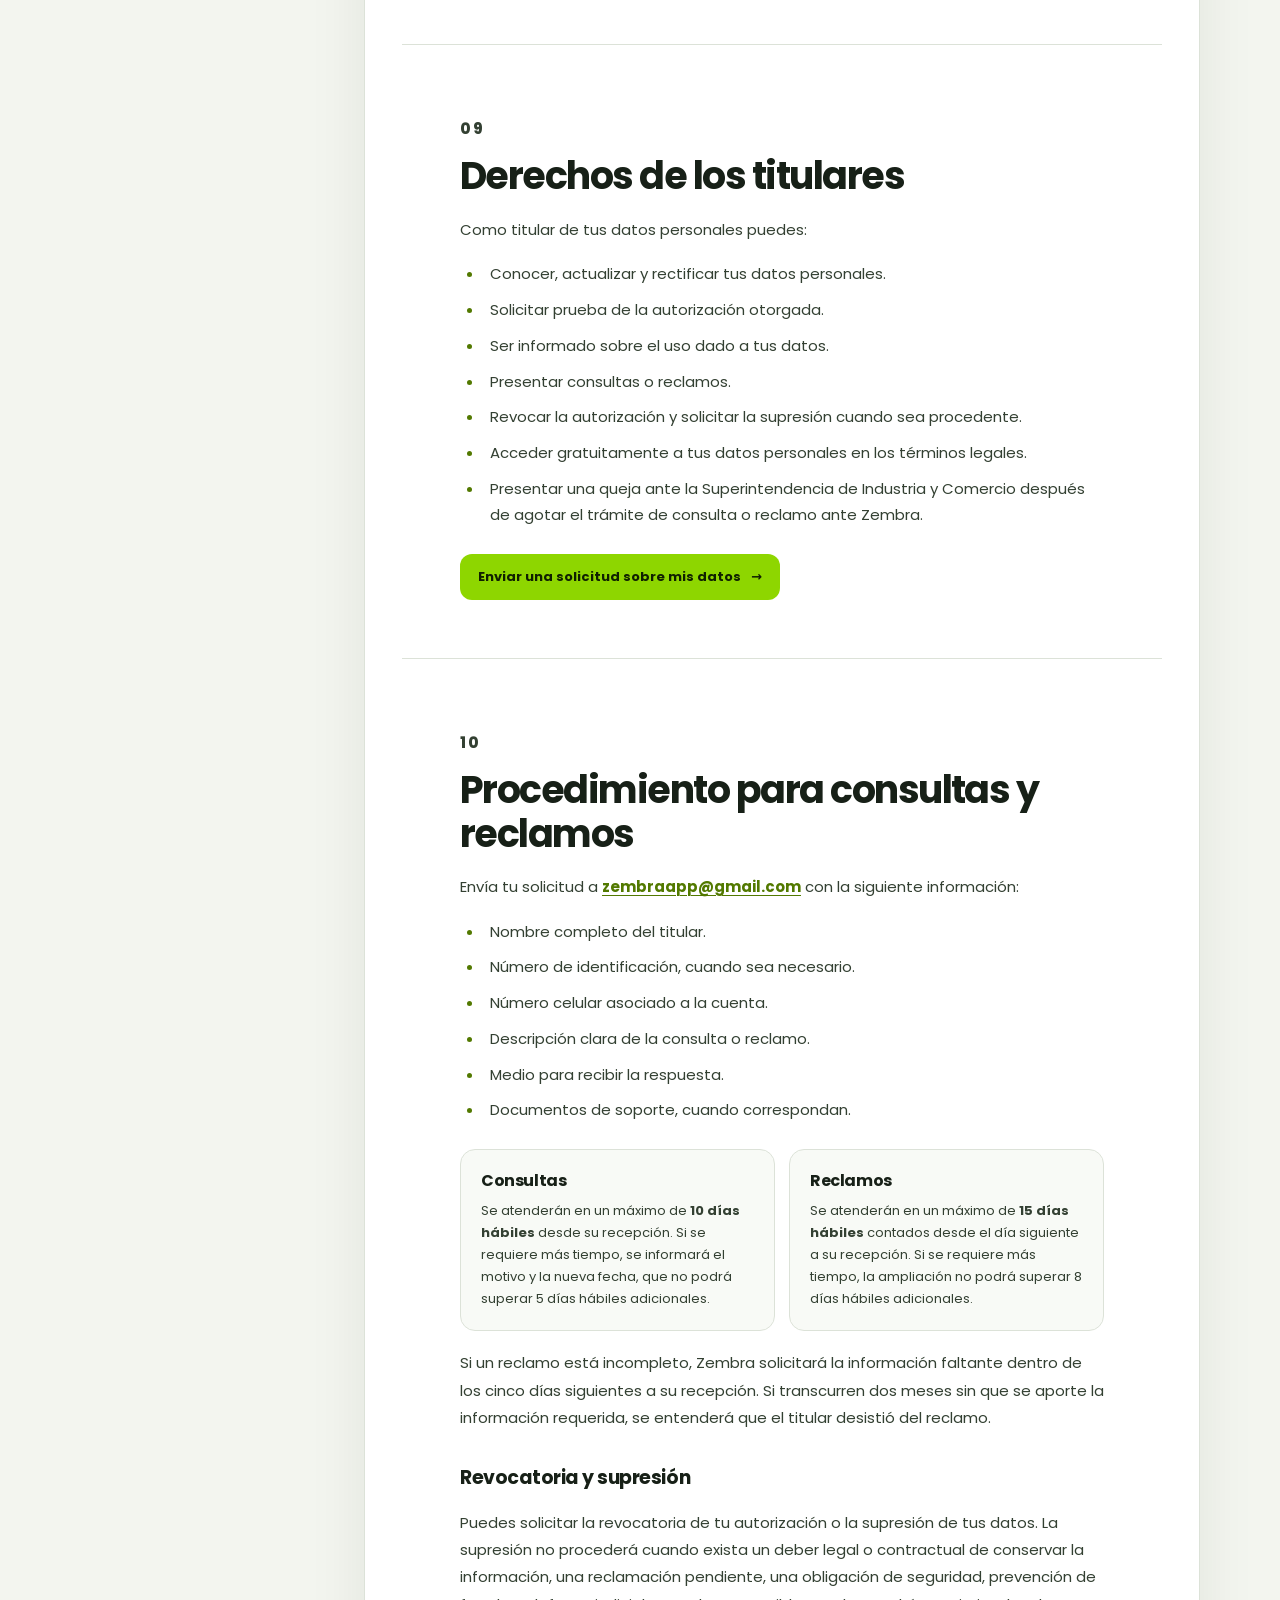
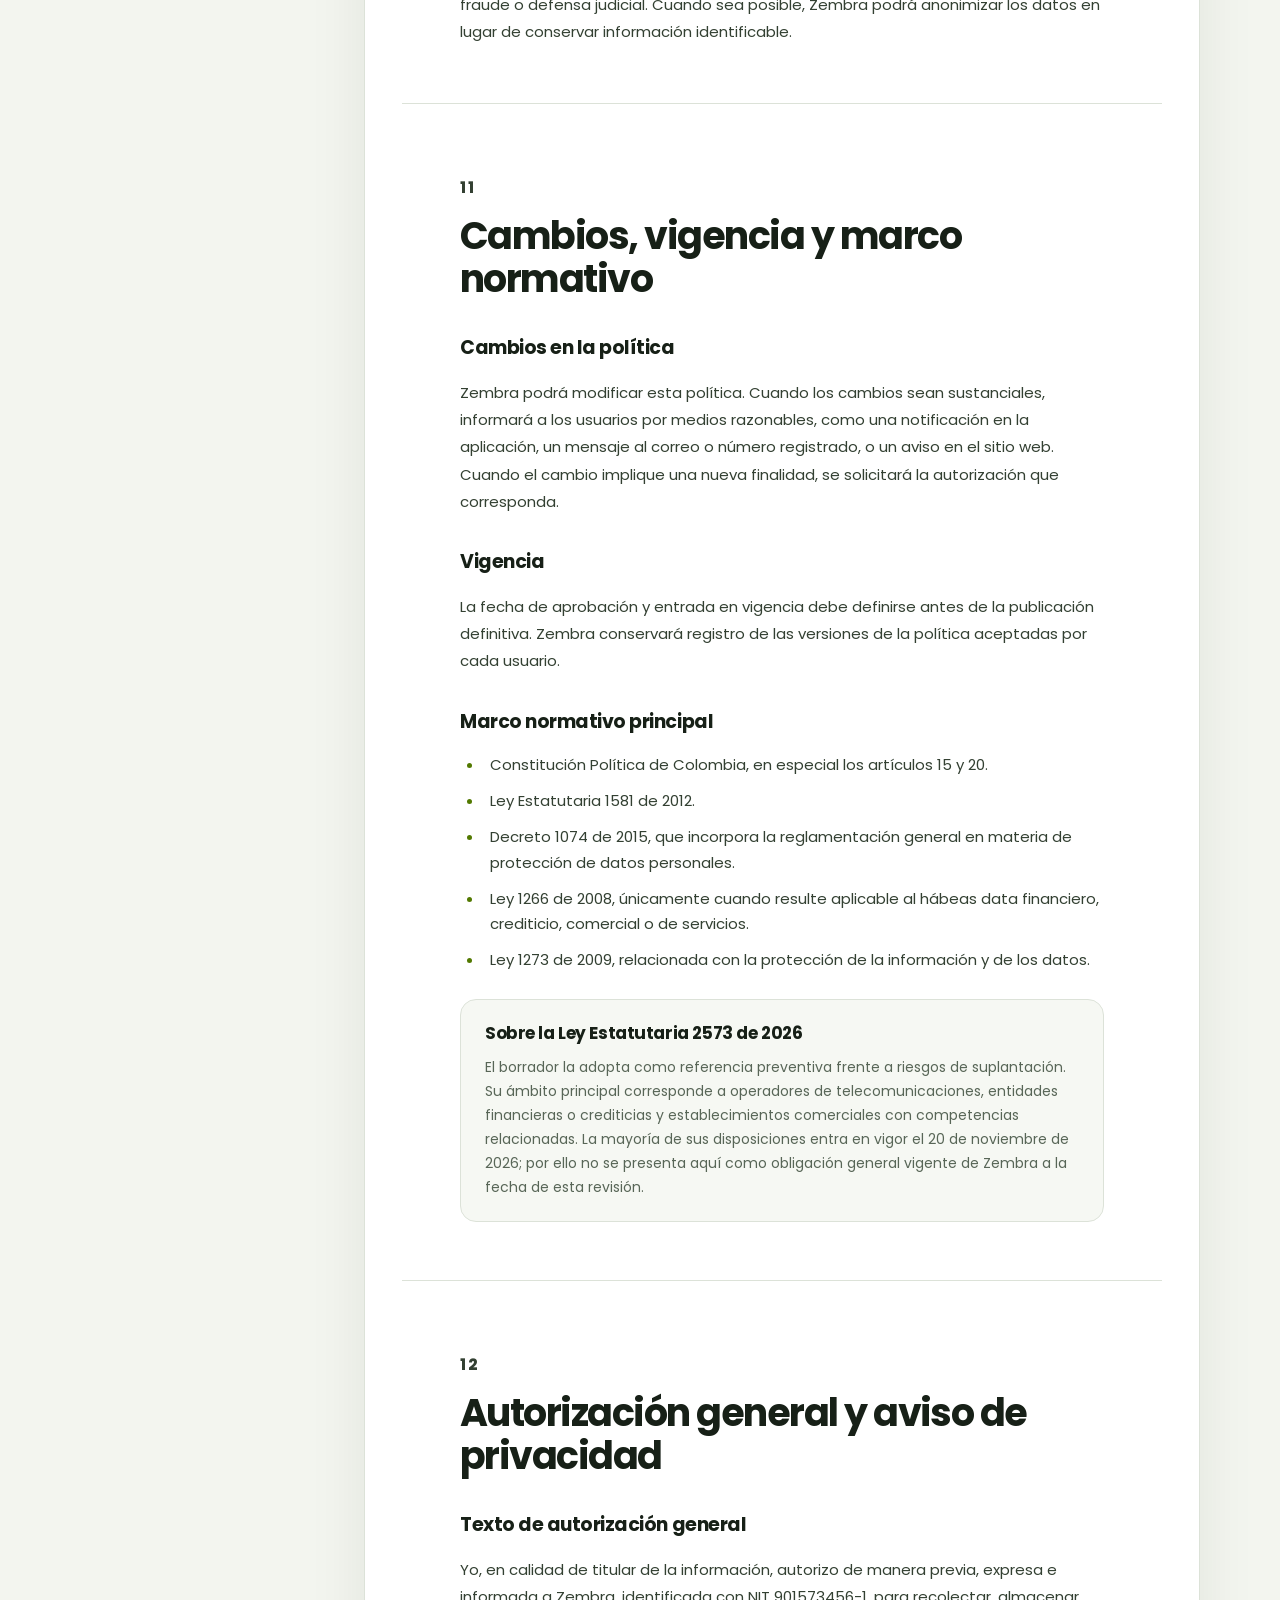
<file: privacidad/index.html>
<!doctype html>
<html lang="es">
  <head>
    <meta charset="UTF-8" />
    <meta name="viewport" content="width=device-width, initial-scale=1.0" />
    <title>Política de tratamiento de datos personales | Zembra</title>
    <meta
      name="description"
      content="Conoce qué datos personales trata Zembra, para qué los utiliza y cómo puedes ejercer tus derechos."
    />
    <meta name="date" content="2026-07-24" />
    <meta name="theme-color" content="#071006" />
    <link rel="canonical" href="https://zembra.app/privacidad/" />
    <link rel="preconnect" href="https://fonts.googleapis.com" />
    <link rel="preconnect" href="https://fonts.gstatic.com" crossorigin />
    <link
      href="https://fonts.googleapis.com/css2?family=Poppins:wght@400;500;600;700;800&amp;display=swap"
      rel="stylesheet"
    />
    <link rel="stylesheet" href="../styles.css" />
    <link rel="stylesheet" href="privacidad.css" />
  </head>
  <body class="legal-page">
    <a class="skip-link" href="#contenido">Saltar al contenido principal</a>

    <header class="site-header">
      <nav class="nav container" aria-label="Navegación principal">
        <a class="brand" href="../" aria-label="Ir al inicio de Zembra">
          <img src="../assets/logo-zembra.png" alt="Zembra" />
        </a>

        <div class="nav-links" aria-label="Secciones principales">
          <a href="../#como-funciona">Cómo funciona</a>
          <a href="../#beneficios">Beneficios</a>
          <a href="../#descargar">Descargar</a>
          <a class="active" href="./" aria-current="page">Privacidad</a>
        </div>

        <a class="nav-cta" href="../">Volver al inicio</a>
      </nav>
    </header>

    <main id="contenido" tabindex="-1">
      <section class="legal-hero" aria-labelledby="titulo-politica">
        <div class="legal-container">
          <nav class="breadcrumb" aria-label="Migas de pan">
            <a href="../">Inicio</a>
            <span aria-hidden="true">/</span>
            <span aria-current="page">Privacidad</span>
          </nav>

          <div class="legal-hero-copy">
            <p class="legal-eyebrow">Privacidad en Zembra</p>
            <h1 id="titulo-politica">Política de tratamiento de datos personales</h1>
            <p class="legal-lead">
              Este documento explica, en lenguaje claro, qué información personal
              podemos tratar durante el piloto de Zembra, para qué la usamos, cómo
              la protegemos y cómo puedes ejercer tus derechos.
            </p>
            <div class="legal-hero-actions">
              <a class="legal-primary-action" href="#politica">Leer la política</a>
              <a
                class="legal-secondary-action"
                href="mailto:zembraapp@gmail.com?subject=Solicitud%20sobre%20datos%20personales"
              >
                Ejercer mis derechos
              </a>
            </div>
          </div>
        </div>
      </section>

      <div class="legal-container">
        <aside class="legal-update" aria-labelledby="aviso-title">
          <div>
            <p class="legal-update-label">Aviso de privacidad</p>
            <h2 id="aviso-title">Tus datos, explicados con claridad</h2>
          </div>
          <p>
            Zembra trata información de cuenta, ubicación aproximada, datos
            productivos, imágenes de diagnóstico y datos de uso para prestar el
            servicio, proteger tu acceso, procesar diagnósticos agrícolas y cumplir
            obligaciones legales.
          </p>
        </aside>
      </div>

      <section id="politica" class="legal-policy" aria-labelledby="politica-title">
        <div class="legal-container legal-layout">
          <aside class="legal-sidebar">
            <nav class="legal-toc" aria-labelledby="indice-title">
              <h2 id="indice-title">Contenido</h2>
              <ol>
                <li><a href="#responsable">Responsable y alcance</a></li>
                <li><a href="#principios">Principios</a></li>
                <li><a href="#datos">Datos que tratamos</a></li>
                <li><a href="#finalidades">Para qué usamos los datos</a></li>
                <li><a href="#imagenes">Imágenes y ubicación</a></li>
                <li><a href="#seguridad">Seguridad y suplantación</a></li>
                <li><a href="#terceros">Proveedores y terceros</a></li>
                <li><a href="#conservacion">Conservación</a></li>
                <li><a href="#derechos">Tus derechos</a></li>
                <li><a href="#consultas">Consultas y reclamos</a></li>
                <li><a href="#cambios">Cambios y marco normativo</a></li>
                <li><a href="#autorizacion">Autorización y aviso</a></li>
              </ol>
            </nav>

            <div class="legal-help">
              <p>Canal de privacidad</p>
              <div class="legal-help-links">
                <a href="mailto:zembraapp@gmail.com">zembraapp@gmail.com</a>
                <a href="tel:+573046035418">+57 304 603 5418</a>
              </div>
            </div>
          </aside>

          <article class="legal-article">
            <header class="legal-article-header">
              <p class="legal-overline">Texto completo</p>
              <h2 id="politica-title">Política de Zembra</h2>
              <p>
                La presente política regula la recolección, almacenamiento, uso,
                circulación, transmisión, transferencia, actualización, supresión y
                demás formas de tratamiento de datos personales realizadas en el
                marco del piloto de la aplicación Zembra.
              </p>
            </header>

            <section id="responsable" class="legal-section">
              <p class="legal-section-number" aria-hidden="true">01</p>
              <h2>Responsable y alcance de la política</h2>

              <dl class="legal-contact-list">
                <div>
                  <dt>Responsable</dt>
                  <dd>ZEMBRA</dd>
                </div>
                <div>
                  <dt>NIT</dt>
                  <dd>901573456-1</dd>
                </div>
                <div>
                  <dt>Domicilio</dt>
                  <dd>Palmira, Valle del Cauca, Colombia</dd>
                </div>
                <div>
                  <dt>Correo de privacidad</dt>
                  <dd>
                    <a href="mailto:zembraapp@gmail.com">zembraapp@gmail.com</a>
                  </dd>
                </div>
                <div>
                  <dt>Teléfono</dt>
                  <dd><a href="tel:+573046035418">+57 304 603 5418</a></dd>
                </div>
              </dl>

              <p>
                Zembra es una solución tecnológica orientada a apoyar a
                agricultores en procesos de diagnóstico, gestión básica de
                información productiva, asistencia técnica, contacto operativo y
                mejora del servicio.
              </p>
              <p>
                Esta política aplica a los datos personales tratados durante el
                piloto, incluyendo datos de usuarios agricultores, potenciales
                usuarios, aliados, proveedores, asesores técnicos, agrónomos,
                personal interno y terceros que eventualmente puedan aparecer en
                imágenes cargadas por los usuarios.
              </p>
              <p>
                También aplica al tratamiento realizado por proveedores
                tecnológicos que actúen por cuenta de Zembra, como servicios de
                autenticación, mensajería, alojamiento, almacenamiento, analítica,
                notificaciones, procesamiento de imágenes, diagnóstico asistido,
                servicios en la nube o soporte técnico.
              </p>
            </section>

            <section id="principios" class="legal-section">
              <p class="legal-section-number" aria-hidden="true">02</p>
              <h2>Principios que aplicamos</h2>
              <p>
                El tratamiento de datos personales se realizará conforme a los
                principios de legalidad, finalidad, libertad, veracidad o calidad,
                transparencia, acceso y circulación restringida, seguridad y
                confidencialidad.
              </p>
              <p>En desarrollo de estos principios, Zembra:</p>
              <ul>
                <li>Recolectará únicamente los datos necesarios para el piloto.</li>
                <li>Informará de manera clara las finalidades del tratamiento.</li>
                <li>
                  Solicitará autorizaciones separadas cuando existan finalidades
                  diferentes.
                </li>
                <li>Evitará recolectar datos personales de menores de edad.</li>
                <li>
                  No usará datos para marketing, publicidad o segmentación
                  comercial sin autorización previa, expresa e independiente.
                </li>
                <li>Implementará medidas razonables para proteger la información.</li>
                <li>Permitirá el ejercicio efectivo de los derechos del titular.</li>
                <li>
                  Suprimirá o anonimizará los datos cuando dejen de ser necesarios
                  para la finalidad autorizada, salvo obligación legal.
                </li>
              </ul>
            </section>

            <section id="datos" class="legal-section">
              <p class="legal-section-number" aria-hidden="true">03</p>
              <h2>Datos personales que podemos tratar</h2>
              <p>
                Durante el piloto se podrán tratar las siguientes categorías de
                datos, según las funcionalidades que utilices y las autorizaciones
                que otorgues:
              </p>

              <h3>Datos de identificación y contacto</h3>
              <ul>
                <li>Número de teléfono celular.</li>
                <li>Nombres y apellidos.</li>
                <li>
                  Documento de identidad, solo cuando sea estrictamente necesario
                  para validar identidad, prevenir fraude, formalizar servicios,
                  atender solicitudes contractuales o cumplir obligaciones legales.
                </li>
                <li>
                  Tarjeta o matrícula profesional de quienes presten servicios
                  profesionales dentro de la aplicación, cuando corresponda.
                </li>
                <li>
                  Foto de perfil, únicamente si el usuario decide cargarla y siempre
                  que no corresponda a un menor de edad.
                </li>
              </ul>

              <h3>Datos de autenticación, operación y seguridad</h3>
              <ul>
                <li>
                  Códigos de un solo uso enviados por SMS, WhatsApp u otros canales
                  autorizados.
                </li>
                <li>Fecha y hora de registro.</li>
                <li>Identificadores técnicos de sesión o dispositivo.</li>
                <li>Historial de acceso y actividad básica en la aplicación.</li>
                <li>
                  Confirmación de aceptación de términos, política de datos y
                  autorizaciones.
                </li>
                <li>
                  Eventos de autenticación, intentos fallidos, registros de errores
                  y actividad inusual necesaria para proteger la cuenta.
                </li>
              </ul>

              <h3>Datos productivos, comerciales o económicos</h3>
              <ul>
                <li>Actividad agrícola o comercial desarrollada.</li>
                <li>Tipo y tamaño aproximado del cultivo o actividad productiva.</li>
                <li>Escala aproximada de la actividad económica o productiva.</li>
                <li>
                  Información general sobre capacidad productiva, necesidades
                  técnicas, diagnóstico o gestión del cultivo.
                </li>
                <li>
                  Datos de uso necesarios para operar, mejorar o auditar el servicio.
                </li>
              </ul>

              <h3>Datos de ubicación</h3>
              <ul>
                <li>Departamento, ciudad o municipio.</li>
                <li>
                  Ubicación aproximada asociada a la actividad agrícola.
                </li>
                <li>
                  La ubicación precisa o georreferenciación solo se tratará cuando
                  una funcionalidad la requiera y exista autorización previa,
                  específica y separada.
                </li>
              </ul>

              <h3>Imágenes y datos asociados</h3>
              <ul>
                <li>
                  Imágenes de plantas, hojas, frutos, cultivos, terrenos o elementos
                  relacionados con la actividad agrícola.
                </li>
                <li>
                  Metadatos de imagen, como fecha, dispositivo, ubicación o
                  información técnica, cuando no sean eliminados antes de la carga.
                </li>
                <li>
                  Elementos identificables que puedan aparecer accidentalmente en
                  una imagen, como rostros, placas, documentos o viviendas.
                </li>
              </ul>

              <h3>Datos inferidos o derivados</h3>
              <ul>
                <li>Perfil productivo, económico o comercial aproximado.</li>
                <li>
                  Recomendaciones generadas a partir de imágenes, ubicación, cultivo
                  o información productiva.
                </li>
                <li>
                  Segmentos operativos internos usados para comprender necesidades y
                  mejorar el servicio.
                </li>
              </ul>
            </section>

            <section id="finalidades" class="legal-section">
              <p class="legal-section-number" aria-hidden="true">04</p>
              <h2>Para qué usamos los datos</h2>

              <h3>Operación de la aplicación</h3>
              <ul>
                <li>Crear, validar y administrar la cuenta del usuario.</li>
                <li>
                  Autenticar el acceso mediante número celular, códigos de un solo
                  uso, SMS, WhatsApp u otros canales autorizados.
                </li>
                <li>
                  Prevenir accesos no autorizados, suplantación, fraude o uso
                  indebido de la cuenta.
                </li>
                <li>Permitir el uso de las funcionalidades de la aplicación.</li>
                <li>
                  Gestionar solicitudes, consultas, soporte técnico y atención al
                  usuario.
                </li>
                <li>
                  Registrar la aceptación de términos, autorizaciones y versiones de
                  documentos legales.
                </li>
              </ul>

              <h3>Diagnóstico agrícola</h3>
              <ul>
                <li>Recibir y procesar imágenes cargadas por el usuario.</li>
                <li>
                  Generar resultados, alertas o recomendaciones relacionadas con
                  cultivos, plagas, enfermedades, estado de las plantas o posibles
                  acciones de manejo.
                </li>
                <li>
                  Permitir el seguimiento histórico de los diagnósticos realizados
                  durante el piloto.
                </li>
                <li>
                  Mejorar la calidad técnica del servicio usando minimización,
                  anonimización o agregación cuando sea posible.
                </li>
              </ul>

              <h3>Perfil productivo y mejora del servicio</h3>
              <ul>
                <li>
                  Comprender el tipo y la escala aproximada de la actividad agrícola
                  o comercial del usuario.
                </li>
                <li>
                  Adaptar la experiencia según cultivo, ubicación aproximada,
                  actividad productiva y necesidades reportadas.
                </li>
                <li>
                  Medir el uso de la aplicación, detectar errores y priorizar
                  mejoras.
                </li>
                <li>
                  Realizar análisis estadísticos internos, preferiblemente
                  anonimizados o agregados.
                </li>
              </ul>

              <h3>Contacto operativo</h3>
              <ul>
                <li>
                  Enviar notificaciones sobre acceso, seguridad, soporte,
                  diagnósticos, cambios relevantes o solicitudes del usuario.
                </li>
                <li>
                  Contactar al usuario para resolver problemas técnicos o completar
                  información necesaria para prestar el servicio.
                </li>
                <li>
                  Informar cambios sustanciales en los términos, la política de datos
                  o las condiciones de la aplicación.
                </li>
              </ul>

              <h3>Marketing y comunicaciones comerciales</h3>
              <p>
                Estas finalidades requieren una autorización previa, expresa,
                separada e independiente. Si la otorgas, Zembra podrá:
              </p>
              <ul>
                <li>
                  Enviar ofertas, promociones, invitaciones, publicidad o
                  comunicaciones comerciales.
                </li>
                <li>
                  Presentar servicios de agrónomos, agrotiendas, aliados, insumos,
                  productos o servicios complementarios.
                </li>
                <li>
                  Usar información de actividad, ubicación aproximada, cultivo o
                  escala productiva para segmentar ofertas.
                </li>
                <li>
                  Compartir los datos previamente informados con aliados comerciales
                  autorizados para que contacten al usuario.
                </li>
              </ul>
              <p>
                Negarte a estas finalidades no impedirá usar las funcionalidades
                básicas de la aplicación, salvo servicios que dependan expresamente
                de una comunicación comercial.
              </p>

              <h3>Cumplimiento legal y defensa</h3>
              <ul>
                <li>Atender requerimientos de autoridades competentes.</li>
                <li>Cumplir obligaciones legales, contractuales o regulatorias.</li>
                <li>Conservar pruebas de autorización.</li>
                <li>
                  Gestionar incidentes de seguridad, reclamaciones, auditorías y la
                  defensa en procesos administrativos o judiciales.
                </li>
              </ul>
            </section>

            <section id="imagenes" class="legal-section">
              <p class="legal-section-number" aria-hidden="true">05</p>
              <h2>Imágenes, ubicación y recomendaciones automatizadas</h2>

              <h3>Tratamiento de imágenes</h3>
              <p>
                Las imágenes cargadas se tratarán únicamente para las finalidades
                autorizadas. El usuario deberá procurar que la imagen corresponda a
                cultivos, plantas, hojas, frutos, terrenos o elementos agrícolas.
              </p>

              <aside class="legal-callout" role="note" aria-label="Advertencia sobre imágenes">
                <strong>Antes de subir una imagen</strong>
                <p>
                  No incluyas menores de edad, rostros, documentos de identidad,
                  placas, direcciones, viviendas identificables ni información
                  privada de terceros. Enfoca únicamente el elemento agrícola que
                  deseas diagnosticar.
                </p>
              </aside>

              <p>
                Si una imagen involucra bienes, espacios o información de terceros,
                el usuario deberá contar con autorización para cargarla. Zembra
                podrá aplicar compresión, eliminación de metadatos, anonimización,
                bloqueo, eliminación o revisión cuando detecte riesgos de
                privacidad.
              </p>
              <p>
                Las imágenes no se usarán para publicidad, publicaciones, redes
                sociales, entrenamiento comercial externo o materiales
                promocionales sin autorización expresa e independiente.
              </p>

              <h3>Datos sensibles y datos de menores de edad</h3>
              <p>
                Zembra no busca recolectar datos sensibles ni datos personales de
                menores de edad. Si identifica imágenes con menores o terceros
                claramente identificables, podrá eliminarlas, bloquearlas,
                solicitar su reemplazo o aplicar técnicas de anonimización cuando
                sea posible.
              </p>

              <h3>Ubicación</h3>
              <p>
                Zembra procurará recolectar ubicación no exacta, como ciudad,
                municipio o departamento, para contextualizar diagnósticos, mejorar
                recomendaciones, identificar necesidades regionales y generar
                estadísticas agregadas.
              </p>
              <p>
                No se recolectará ubicación GPS exacta salvo que una funcionalidad
                específica la requiera y exista autorización previa, expresa e
                independiente.
              </p>

              <h3>Perfilamiento y recomendaciones</h3>
              <p>
                La aplicación podrá usar datos de cultivo, ubicación aproximada,
                imágenes, actividad productiva y comportamiento de uso para generar
                recomendaciones o adaptar la experiencia. Estas recomendaciones:
              </p>
              <ul>
                <li>Tienen carácter informativo y orientativo.</li>
                <li>No reemplazan la asesoría de un agrónomo u otro experto.</li>
                <li>
                  No constituyen una decisión definitiva sobre la actividad
                  productiva, económica o comercial del usuario.
                </li>
                <li>
                  No se utilizarán para negar servicios esenciales, imponer
                  sanciones o generar efectos jurídicos adversos sin intervención
                  humana.
                </li>
                <li>
                  Pueden estar sujetas a error y deben verificarse antes de tomar
                  decisiones productivas o económicas.
                </li>
              </ul>
              <p>
                El perfilamiento usado para marketing, publicidad o segmentación de
                ofertas requerirá autorización separada.
              </p>
            </section>

            <section id="seguridad" class="legal-section">
              <p class="legal-section-number" aria-hidden="true">06</p>
              <h2>Seguridad digital y prevención de suplantación</h2>

              <p>
                Zembra podrá tratar datos personales y técnicos para prevenir,
                detectar, investigar, mitigar y atender eventos de suplantación,
                fraude digital, acceso no autorizado, creación de cuentas no
                reconocidas, uso indebido del número celular, pérdida de control de
                la tarjeta SIM o recuperación irregular de cuentas.
              </p>

              <h3>Autenticación mediante número celular</h3>
              <p>
                El número celular podrá utilizarse para registro, autenticación,
                recuperación de cuenta, envío de códigos de un solo uso,
                comunicaciones de seguridad y validación operativa.
              </p>
              <p>
                Este mecanismo puede estar expuesto a pérdida o hurto del
                dispositivo, interceptación de mensajes, cambio fraudulento de la
                SIM, ingeniería social o acceso no autorizado. Por ello, Zembra
                podrá aplicar:
              </p>
              <ul>
                <li>Códigos de un solo uso con vigencia limitada.</li>
                <li>Límites de intentos y bloqueos temporales.</li>
                <li>Alertas por cambios de número o dispositivo.</li>
                <li>Verificación adicional para operaciones sensibles.</li>
                <li>
                  Registros de fecha, hora, canal, dispositivo y eventos de
                  autenticación.
                </li>
                <li>Revisión de actividad inusual.</li>
                <li>
                  Bloqueo preventivo por reporte de pérdida, hurto, cambio de SIM o
                  posible suplantación.
                </li>
              </ul>

              <h3>Verificación reforzada</h3>
              <p>
                Zembra podrá solicitar una verificación adicional ante cambios de
                número celular o datos de identidad, recuperación de cuenta, carga
                de documentos, contratación de servicios, vinculación con terceros,
                eliminación de cuenta con indicios de fraude o accesos inusuales.
              </p>
              <p>
                La verificación podrá incluir confirmación por un canal alterno,
                revisión manual, validación documental proporcional, preguntas de
                seguridad no invasivas o confirmación del control del número
                celular.
              </p>

              <h3>Operaciones que puedan generar obligaciones</h3>
              <p>
                Durante el piloto no se deberán generar cobros, obligaciones,
                contratación de servicios o vínculos comerciales a nombre de una
                persona sin evidencia suficiente de autenticación, autorización y
                aceptación de condiciones. Si en el futuro se habilitan pagos,
                créditos, marketplace o servicios contratados, deberán
                implementarse controles reforzados y confirmación expresa.
              </p>

              <h3>Reporte de una posible suplantación</h3>
              <p>
                Puedes reportar una cuenta no reconocida, pérdida de control del
                número celular, cambio fraudulento de SIM, acceso no autorizado o
                modificación indebida de datos escribiendo a
                <a href="mailto:zembraapp@gmail.com">zembraapp@gmail.com</a>.
              </p>
              <p>Incluye, en la medida de lo posible:</p>
              <ul>
                <li>Nombre completo y número celular asociado.</li>
                <li>Una descripción clara de los hechos y la fecha aproximada.</li>
                <li>Evidencia disponible.</li>
                <li>Un medio de contacto seguro para recibir respuesta.</li>
                <li>
                  Documento de identidad únicamente cuando resulte necesario para
                  verificar la solicitud.
                </li>
              </ul>

              <h3>Medidas frente a incidentes</h3>
              <p>
                Ante indicios razonables de suplantación o acceso no autorizado,
                Zembra podrá bloquear temporalmente la cuenta, suspender cambios o
                recuperaciones, restringir el acceso a datos e imágenes, desvincular
                temporalmente terceros y solicitar verificación reforzada.
              </p>
              <p>
                Si se comprueba el uso no autorizado, podrá rectificar o suprimir
                datos, bloquear la cuenta fraudulenta, desvincular el dato
                comprometido, eliminar imágenes, revocar autorizaciones fraudulentas
                y conservar evidencia limitada cuando sea necesaria para atender
                reclamaciones, auditorías o requerimientos de autoridad.
              </p>

              <h3>Deberes de seguridad del usuario</h3>
              <ul>
                <li>Mantener bajo control el dispositivo y número registrados.</li>
                <li>No compartir códigos de un solo uso ni credenciales.</li>
                <li>
                  Informar de inmediato la pérdida, hurto o cambio de la tarjeta SIM.
                </li>
                <li>Reportar accesos, mensajes o actividades no reconocidas.</li>
                <li>No registrar ni cargar datos de terceros sin autorización.</li>
                <li>Mantener actualizada la información de contacto.</li>
              </ul>
            </section>

            <section id="terceros" class="legal-section">
              <p class="legal-section-number" aria-hidden="true">07</p>
              <h2>Proveedores, aliados y transferencias</h2>

              <p>
                Zembra podrá utilizar proveedores tecnológicos para mensajería,
                autenticación, alojamiento, almacenamiento en la nube, bases de
                datos, analítica, notificaciones, procesamiento de imágenes,
                diagnóstico asistido y soporte técnico.
              </p>
              <p>
                Cuando estos proveedores traten datos personales por cuenta de
                Zembra, deberán seguir instrucciones documentadas, mantener la
                confidencialidad, implementar medidas de seguridad y abstenerse de
                usar los datos para fines propios no autorizados.
              </p>
              <p>
                Si se produce una transferencia internacional de datos, Zembra
                adoptará las medidas legales, contractuales, técnicas y
                organizativas aplicables para proteger la información del titular.
              </p>

              <h3>Interacción con aliados o terceros</h3>
              <p>
                Antes de compartir datos con agrónomos, agrotiendas, aliados,
                proveedores o comercios, Zembra deberá informar:
              </p>
              <ul>
                <li>Qué datos serán compartidos.</li>
                <li>Con quién se compartirán y para qué finalidad.</li>
                <li>
                  Si el tercero actuará como encargado, responsable independiente o
                  aliado comercial.
                </li>
                <li>
                  Si el contacto puede generar cobros, ofertas, obligaciones o
                  contratación de servicios.
                </li>
                <li>Si se requiere una autorización comercial separada.</li>
              </ul>
            </section>

            <section id="conservacion" class="legal-section">
              <p class="legal-section-number" aria-hidden="true">08</p>
              <h2>Medidas de seguridad y conservación</h2>

              <p>
                Zembra implementará medidas razonables y proporcionales a los
                riesgos del piloto, incluyendo controles de acceso, autenticación
                segura para administradores, cifrado en tránsito, restricción de
                acceso a bases de datos, registro de eventos, copias de seguridad,
                separación de ambientes cuando corresponda, gestión de incidentes y
                revisión de proveedores.
              </p>
              <p>
                Los datos se conservarán durante el tiempo necesario para cumplir
                las finalidades autorizadas, prestar el servicio, atender
                solicitudes, cumplir obligaciones legales o defender derechos.
              </p>
              <ul>
                <li>
                  <strong>Datos de cuenta:</strong> durante la vigencia de la cuenta
                  y hasta 12 meses después de su eliminación, salvo obligación legal
                  o reclamación pendiente.
                </li>
                <li>
                  <strong>Imágenes de diagnóstico:</strong> durante el uso de la
                  aplicación y hasta 12 meses después, salvo solicitud de supresión o
                  necesidad técnica, legal o probatoria.
                </li>
                <li>
                  <strong>Datos de analítica:</strong> preferiblemente agregados o
                  anonimizados.
                </li>
                <li>
                  <strong>Datos de marketing:</strong> hasta que el usuario revoque
                  su autorización.
                </li>
                <li>
                  <strong>Soportes de autorización:</strong> durante el tiempo
                  necesario para demostrar el cumplimiento legal.
                </li>
              </ul>
              <p>
                Cumplida la finalidad, la información deberá eliminarse,
                anonimizarse o bloquearse conforme a los criterios internos de
                retención y las obligaciones legales aplicables.
              </p>
            </section>

            <section id="derechos" class="legal-section">
              <p class="legal-section-number" aria-hidden="true">09</p>
              <h2>Derechos de los titulares</h2>
              <p>Como titular de tus datos personales puedes:</p>
              <ul>
                <li>Conocer, actualizar y rectificar tus datos personales.</li>
                <li>Solicitar prueba de la autorización otorgada.</li>
                <li>Ser informado sobre el uso dado a tus datos.</li>
                <li>Presentar consultas o reclamos.</li>
                <li>
                  Revocar la autorización y solicitar la supresión cuando sea
                  procedente.
                </li>
                <li>
                  Acceder gratuitamente a tus datos personales en los términos
                  legales.
                </li>
                <li>
                  Presentar una queja ante la Superintendencia de Industria y
                  Comercio después de agotar el trámite de consulta o reclamo ante
                  Zembra.
                </li>
              </ul>

              <a
                class="legal-inline-action"
                href="mailto:zembraapp@gmail.com?subject=Solicitud%20sobre%20datos%20personales"
              >
                Enviar una solicitud sobre mis datos
                <span aria-hidden="true">→</span>
              </a>
            </section>

            <section id="consultas" class="legal-section">
              <p class="legal-section-number" aria-hidden="true">10</p>
              <h2>Procedimiento para consultas y reclamos</h2>
              <p>
                Envía tu solicitud a
                <a href="mailto:zembraapp@gmail.com">zembraapp@gmail.com</a> con la
                siguiente información:
              </p>
              <ul>
                <li>Nombre completo del titular.</li>
                <li>Número de identificación, cuando sea necesario.</li>
                <li>Número celular asociado a la cuenta.</li>
                <li>Descripción clara de la consulta o reclamo.</li>
                <li>Medio para recibir la respuesta.</li>
                <li>Documentos de soporte, cuando correspondan.</li>
              </ul>

              <div class="legal-deadlines" aria-label="Plazos de respuesta">
                <article>
                  <h3>Consultas</h3>
                  <p>
                    Se atenderán en un máximo de <strong>10 días hábiles</strong>
                    desde su recepción. Si se requiere más tiempo, se informará el
                    motivo y la nueva fecha, que no podrá superar 5 días hábiles
                    adicionales.
                  </p>
                </article>
                <article>
                  <h3>Reclamos</h3>
                  <p>
                    Se atenderán en un máximo de <strong>15 días hábiles</strong>
                    contados desde el día siguiente a su recepción. Si se requiere
                    más tiempo, la ampliación no podrá superar 8 días hábiles
                    adicionales.
                  </p>
                </article>
              </div>

              <p>
                Si un reclamo está incompleto, Zembra solicitará la información
                faltante dentro de los cinco días siguientes a su recepción. Si
                transcurren dos meses sin que se aporte la información requerida, se
                entenderá que el titular desistió del reclamo.
              </p>

              <h3>Revocatoria y supresión</h3>
              <p>
                Puedes solicitar la revocatoria de tu autorización o la supresión de
                tus datos. La supresión no procederá cuando exista un deber legal o
                contractual de conservar la información, una reclamación pendiente,
                una obligación de seguridad, prevención de fraude o defensa
                judicial. Cuando sea posible, Zembra podrá anonimizar los datos en
                lugar de conservar información identificable.
              </p>
            </section>

            <section id="cambios" class="legal-section">
              <p class="legal-section-number" aria-hidden="true">11</p>
              <h2>Cambios, vigencia y marco normativo</h2>

              <h3>Cambios en la política</h3>
              <p>
                Zembra podrá modificar esta política. Cuando los cambios sean
                sustanciales, informará a los usuarios por medios razonables, como
                una notificación en la aplicación, un mensaje al correo o número
                registrado, o un aviso en el sitio web. Cuando el cambio implique
                una nueva finalidad, se solicitará la autorización que corresponda.
              </p>

              <h3>Vigencia</h3>
              <p>
                La fecha de aprobación y entrada en vigencia debe definirse antes de
                la publicación definitiva. Zembra conservará registro de las
                versiones de la política aceptadas por cada usuario.
              </p>

              <h3>Marco normativo principal</h3>
              <ul>
                <li>
                  Constitución Política de Colombia, en especial los artículos 15 y
                  20.
                </li>
                <li>Ley Estatutaria 1581 de 2012.</li>
                <li>
                  Decreto 1074 de 2015, que incorpora la reglamentación general en
                  materia de protección de datos personales.
                </li>
                <li>
                  Ley 1266 de 2008, únicamente cuando resulte aplicable al hábeas
                  data financiero, crediticio, comercial o de servicios.
                </li>
                <li>
                  Ley 1273 de 2009, relacionada con la protección de la información
                  y de los datos.
                </li>
              </ul>

              <aside class="legal-law-note" role="note">
                <h3>Sobre la Ley Estatutaria 2573 de 2026</h3>
                <p>
                  El borrador la adopta como referencia preventiva frente a riesgos
                  de suplantación. Su ámbito principal corresponde a operadores de
                  telecomunicaciones, entidades financieras o crediticias y
                  establecimientos comerciales con competencias relacionadas. La
                  mayoría de sus disposiciones entra en vigor el 20 de noviembre de
                  2026; por ello no se presenta aquí como obligación general vigente
                  de Zembra a la fecha de esta revisión.
                </p>
              </aside>
            </section>

            <section id="autorizacion" class="legal-section">
              <p class="legal-section-number" aria-hidden="true">12</p>
              <h2>Autorización general y aviso de privacidad</h2>

              <h3>Texto de autorización general</h3>
              <p>
                Yo, en calidad de titular de la información, autorizo de manera
                previa, expresa e informada a Zembra, identificada con NIT
                901573456-1, para recolectar, almacenar, usar, consultar, actualizar,
                procesar, transmitir, suprimir y tratar mis datos personales conforme
                a la Política de Tratamiento de Datos Personales de Zembra.
              </p>
              <p>
                Declaro que he sido informado de que mis datos podrán incluir número
                celular, nombres y apellidos, datos de autenticación, datos de
                ubicación aproximada, información sobre mi actividad agrícola o
                comercial, escala productiva, imágenes cargadas para diagnóstico,
                datos técnicos de uso de la aplicación y demás información necesaria
                para el funcionamiento y uso correcto de la aplicación.
              </p>
              <p>
                Autorizo el tratamiento de mis datos para las siguientes finalidades
                necesarias:
              </p>
              <ul>
                <li>Crear y administrar mi cuenta.</li>
                <li>
                  Autenticar mi ingreso mediante número celular, OTP, SMS, WhatsApp u
                  otros canales autorizados.
                </li>
                <li>
                  Prevenir suplantación, fraude, accesos no autorizados o uso indebido
                  de la aplicación.
                </li>
                <li>Permitir el uso de las funcionalidades del piloto.</li>
                <li>
                  Procesar imágenes cargadas por mí para generar diagnósticos,
                  resultados o recomendaciones agrícolas.
                </li>
                <li>
                  Gestionar soporte técnico, solicitudes, consultas y comunicaciones
                  operativas.
                </li>
                <li>Mejorar la calidad, seguridad y funcionamiento de la aplicación.</li>
                <li>
                  Cumplir obligaciones legales, atender requerimientos de autoridades
                  y defender derechos de Zembra.
                </li>
              </ul>
              <p>
                Declaro que conozco que puedo ejercer mis derechos de conocer,
                actualizar, rectificar, solicitar prueba de autorización, revocar la
                autorización y solicitar la supresión de datos mediante el correo
                <a href="mailto:zembraapp@gmail.com">zembraapp@gmail.com</a>.
              </p>

              <aside class="legal-callout" role="note" aria-labelledby="aviso-corto-title">
                <strong id="aviso-corto-title">Aviso de privacidad corto</strong>
                <p>
                  Zembra recolecta y trata datos personales como número celular,
                  nombres, ubicación aproximada, información productiva, imágenes
                  cargadas para diagnóstico y datos de uso de la aplicación.
                </p>
                <p>
                  Usamos esta información para crear tu cuenta, autenticar tu acceso,
                  prestar el servicio, procesar diagnósticos agrícolas, mejorar la
                  aplicación, atender soporte, prevenir fraude y cumplir obligaciones
                  legales.
                </p>
                <p>
                  Algunas funciones pueden requerir proveedores tecnológicos de
                  mensajería, autenticación, almacenamiento, analítica, notificaciones
                  o procesamiento de imágenes, quienes actuarán bajo instrucciones de
                  Zembra.
                </p>
                <p>
                  No subas imágenes con menores de edad, rostros, documentos, placas,
                  viviendas identificables o datos personales de terceros.
                </p>
                <p>
                  Puedes conocer, actualizar, rectificar, solicitar la supresión de
                  tus datos o revocar tu autorización escribiendo a
                  <a href="mailto:zembraapp@gmail.com">zembraapp@gmail.com</a>.
                </p>
              </aside>
            </section>

            <footer class="legal-article-footer">
              <p>
                <strong>Última actualización del texto web:</strong>
                24 de julio de 2026.
              </p>
              <p>
                Esta versión pública contiene la política dirigida a los titulares.
                Los procedimientos operativos y manuales internos de Zembra se
                administran por separado.
              </p>
            </footer>
          </article>
        </div>
      </section>
    </main>

    <footer class="site-footer">
      <div class="container footer-grid">
        <div>
          <img src="../assets/logo-zembra.png" alt="Zembra" />
          <p>Impulsando el crecimiento con tecnología agrícola accesible.</p>
        </div>
        <div class="footer-links" aria-label="Enlaces del sitio">
          <a href="../">Inicio</a>
          <a href="../#beneficios">Beneficios</a>
          <a href="mailto:zembraapp@gmail.com">Contacto</a>
          <a href="./" aria-current="page">Privacidad</a>
        </div>
        <p class="copyright">© 2026 Zembra App. Todos los derechos reservados.</p>
      </div>
    </footer>
  </body>
</html>
</file>
<file: styles.css>
:root {
  --green: #8ed600;
  --green-2: #a2f000;
  --green-dark: #477200;
  --black: #050805;
  --deep: #071006;
  --deep-2: #111a10;
  --dark: #15191b;
  --card: #172019;
  --paper: #f7f8f4;
  --paper-2: #ffffff;
  --text: #f7f8f4;
  --muted: rgba(247, 248, 244, 0.72);
  --muted-dark: #5e675d;
  --line: rgba(255, 255, 255, 0.11);
  --line-dark: rgba(14, 20, 15, 0.12);
  --shadow-soft: 0 20px 70px rgba(0, 0, 0, 0.18);
  --shadow-deep: 0 30px 100px rgba(0, 0, 0, 0.45);
  --radius-xl: 34px;
  --radius-lg: 24px;
  --radius-md: 16px;
  --container: 1140px;
}

* {
  box-sizing: border-box;
}

html {
  scroll-behavior: smooth;
}

body {
  margin: 0;
  font-family: "Poppins", system-ui, -apple-system, BlinkMacSystemFont, "Segoe UI", sans-serif;
  color: var(--text);
  background: var(--deep);
  text-rendering: optimizeLegibility;
}

body::selection {
  color: #102000;
  background: var(--green);
}

img,
svg {
  display: block;
  max-width: 100%;
}

svg {
  fill: currentColor;
}

a {
  color: inherit;
  text-decoration: none;
}

p,
h1,
h2,
h3 {
  margin: 0;
}

.container {
  width: min(100% - 32px, var(--container));
  margin-inline: auto;
}

.site-header {
  position: sticky;
  top: 0;
  z-index: 40;
  background: rgba(5, 8, 5, 0.78);
  border-bottom: 1px solid var(--line);
  backdrop-filter: blur(18px);
}

.nav {
  min-height: 72px;
  display: flex;
  align-items: center;
  justify-content: space-between;
  gap: 24px;
}

.brand {
  display: inline-flex;
  align-items: center;
}

.brand img {
  width: 160px;
  height: auto;
}

.nav-links {
  display: flex;
  align-items: center;
  gap: 30px;
  color: rgba(255, 255, 255, 0.72);
  font-size: 14px;
  font-weight: 500;
}

.nav-links a {
  transition: color 0.2s ease;
}

.nav-links a:hover {
  color: var(--green);
}

.nav-cta,
.primary-button,
.secondary-button,
.store-button {
  display: inline-flex;
  align-items: center;
  justify-content: center;
  border: 0;
  cursor: pointer;
  font-family: inherit;
  font-weight: 800;
  transition: transform 0.2s ease, box-shadow 0.2s ease, background 0.2s ease, border-color 0.2s ease;
}

.nav-cta {
  min-height: 34px;
  padding: 8px 18px;
  border-radius: 999px;
  background: var(--green);
  color: #102000;
  font-size: 12px;
}

.primary-button {
  min-height: 58px;
  padding: 0 28px;
  gap: 10px;
  border-radius: 16px;
  background: linear-gradient(135deg, var(--green), var(--green-2));
  color: #102000;
  box-shadow: 0 18px 44px rgba(142, 214, 0, 0.26);
}

.secondary-button {
  min-height: 58px;
  padding: 0 24px;
  border-radius: 16px;
  color: #fff;
  border: 1px solid rgba(255, 255, 255, 0.18);
  background: rgba(255, 255, 255, 0.06);
}

.nav-cta:hover,
.primary-button:hover,
.secondary-button:hover,
.store-button:hover {
  transform: translateY(-2px);
}

.primary-button:hover,
.nav-cta:hover,
.store-button:hover {
  box-shadow: 0 22px 54px rgba(142, 214, 0, 0.32);
}

.secondary-button:hover {
  border-color: rgba(142, 214, 0, 0.42);
  background: rgba(142, 214, 0, 0.08);
}

.hero {
  position: relative;
  overflow: hidden;
  isolation: isolate;
  padding: 92px 0 88px;
  background:
    radial-gradient(circle at 12% 12%, rgba(142, 214, 0, 0.16), transparent 28%),
    radial-gradient(circle at 90% 16%, rgba(142, 214, 0, 0.1), transparent 30%),
    linear-gradient(180deg, #15191b 0%, #0b120a 100%);
}

.hero::before {
  content: "";
  position: absolute;
  inset: 0;
  z-index: -2;
  opacity: 0.24;
  background-image:
    linear-gradient(rgba(255,255,255,.05) 1px, transparent 1px),
    linear-gradient(90deg, rgba(255,255,255,.05) 1px, transparent 1px);
  background-size: 72px 72px;
  mask-image: linear-gradient(to bottom, black, transparent 85%);
}

.hero-glow {
  position: absolute;
  z-index: -1;
  border-radius: 999px;
  filter: blur(8px);
  pointer-events: none;
}

.hero-glow-one {
  width: 360px;
  height: 360px;
  left: -140px;
  top: 120px;
  background: rgba(142, 214, 0, 0.14);
}

.hero-glow-two {
  width: 320px;
  height: 320px;
  right: -120px;
  bottom: 80px;
  background: rgba(142, 214, 0, 0.12);
}

.hero-grid {
  display: grid;
  grid-template-columns: minmax(0, 1.02fr) minmax(320px, 0.98fr);
  align-items: center;
  gap: 58px;
}

.hero-copy {
  max-width: 660px;
}

.eyebrow,
.section-kicker {
  display: inline-flex;
  align-items: center;
  gap: 8px;
  min-height: 30px;
  padding: 7px 13px;
  border-radius: 999px;
  background: rgba(142, 214, 0, 0.12);
  color: var(--green);
  font-size: 11px;
  font-weight: 800;
  letter-spacing: 0.12em;
  text-transform: uppercase;
}

.eyebrow::before,
.section-kicker::before {
  content: "";
  width: 7px;
  height: 7px;
  border-radius: 50%;
  background: var(--green);
  box-shadow: 0 0 18px rgba(142, 214, 0, 0.9);
}

h1 {
  max-width: 650px;
  margin-top: 24px;
  font-size: clamp(44px, 6.8vw, 82px);
  line-height: 0.95;
  letter-spacing: -0.07em;
  font-weight: 800;
}

h1 span {
  color: var(--green);
}

.hero-description {
  max-width: 570px;
  margin-top: 24px;
  color: var(--muted);
  font-size: clamp(16px, 1.5vw, 19px);
  line-height: 1.7;
}

.hero-actions {
  display: flex;
  flex-wrap: wrap;
  gap: 14px;
  margin-top: 34px;
}

.hero-metrics {
  display: grid;
  grid-template-columns: repeat(3, minmax(0, 1fr));
  max-width: 560px;
  gap: 12px;
  margin-top: 42px;
}

.hero-metrics article {
  padding: 18px 16px;
  border-radius: 18px;
  border: 1px solid var(--line);
  background: rgba(255, 255, 255, 0.045);
}

.hero-metrics strong {
  display: block;
  color: #fff;
  font-size: 24px;
  line-height: 1;
  letter-spacing: -0.04em;
}

.hero-metrics span {
  display: block;
  margin-top: 8px;
  color: var(--muted);
  font-size: 12px;
}

.hero-visual {
  position: relative;
  min-height: 590px;
  display: grid;
  place-items: center;
}

.phone-orbit {
  position: absolute;
  width: min(100%, 430px);
  aspect-ratio: 1;
  border-radius: 50%;
  border: 1px solid rgba(142, 214, 0, 0.22);
  background:
    radial-gradient(circle, rgba(142, 214, 0, 0.1) 0%, transparent 58%),
    rgba(255, 255, 255, 0.02);
  box-shadow: inset 0 0 80px rgba(142, 214, 0, 0.08);
}

.hero-phone {
  position: relative;
  z-index: 2;
  width: min(84%, 340px);
  filter: drop-shadow(0 34px 56px rgba(0, 0, 0, 0.55));
}

.floating-card {
  position: absolute;
  z-index: 3;
  display: grid;
  grid-template-columns: 12px 1fr;
  gap: 10px;
  align-items: center;
  width: 220px;
  padding: 13px 14px;
  border-radius: 16px;
  border: 1px solid rgba(255, 255, 255, 0.16);
  background: rgba(7, 16, 6, 0.78);
  box-shadow: var(--shadow-deep);
  backdrop-filter: blur(18px);
}

.floating-card span {
  width: 12px;
  height: 12px;
  border-radius: 50%;
  background: var(--green);
  box-shadow: 0 0 20px rgba(142, 214, 0, 0.95);
}

.floating-card strong {
  display: block;
  font-size: 11px;
  text-transform: uppercase;
  letter-spacing: 0.1em;
}

.floating-card p {
  margin-top: 4px;
  color: rgba(255, 255, 255, 0.78);
  font-size: 12px;
}

.floating-card-top {
  top: 130px;
  right: 0;
}

.floating-card-bottom {
  left: 12px;
  bottom: 120px;
}

.problem-section {
  padding: 40px 0;
  background: var(--green);
  color: #132000;
}

.problem-grid {
  display: grid;
  grid-template-columns: 0.9fr 1.1fr;
  align-items: center;
  gap: 40px;
}

.problem-section .section-kicker {
  background: rgba(19, 32, 0, 0.08);
  color: #1f3500;
}

.problem-section .section-kicker::before {
  background: #1f3500;
  box-shadow: none;
}

.problem-section h2 {
  margin-top: 14px;
  color: #102000;
  font-size: clamp(28px, 4vw, 46px);
  line-height: 1.04;
  letter-spacing: -0.05em;
}

.problem-section p {
  color: rgba(19, 32, 0, 0.76);
  font-size: 16px;
  line-height: 1.72;
  font-weight: 500;
}

.steps-section,
.download-section {
  padding: 96px 0;
  background:
    radial-gradient(circle at 20% 20%, rgba(142, 214, 0, 0.1), transparent 32%),
    linear-gradient(180deg, #111a10 0%, #071006 100%);
}

.section-heading {
  max-width: 720px;
}

.section-heading.center {
  text-align: center;
}

.section-heading.center .section-kicker {
  margin-inline: auto;
}

.section-heading h2,
.intelligence-copy h2,
.download-copy h2 {
  margin-top: 16px;
  font-size: clamp(32px, 5vw, 58px);
  line-height: 1.02;
  letter-spacing: -0.055em;
  font-weight: 800;
}

.section-heading p,
.intelligence-copy p,
.download-copy p {
  margin-top: 18px;
  color: var(--muted);
  font-size: 16px;
  line-height: 1.7;
}

.steps-grid {
  display: grid;
  grid-template-columns: repeat(4, minmax(0, 1fr));
  gap: 18px;
  margin-top: 48px;
}

.step-card {
  position: relative;
  min-height: 310px;
  padding: 24px;
  overflow: hidden;
  border-radius: var(--radius-lg);
  border: 1px solid var(--line);
  background: linear-gradient(180deg, rgba(255, 255, 255, 0.07), rgba(255, 255, 255, 0.035));
  box-shadow: 0 24px 60px rgba(0, 0, 0, 0.18);
}

.step-card::after {
  content: "";
  position: absolute;
  width: 150px;
  height: 150px;
  right: -80px;
  top: -80px;
  border-radius: 50%;
  background: rgba(142, 214, 0, 0.12);
}

.step-number {
  color: rgba(255, 255, 255, 0.14);
  font-size: 44px;
  line-height: 1;
  font-weight: 800;
  letter-spacing: -0.06em;
}

.step-icon {
  display: grid;
  place-items: center;
  width: 52px;
  height: 52px;
  margin-top: 34px;
  border-radius: 16px;
  background: rgba(142, 214, 0, 0.12);
  color: var(--green);
}

.step-icon svg,
.benefit-card svg {
  width: 26px;
  height: 26px;
}

.step-card h3 {
  margin-top: 22px;
  font-size: 20px;
  line-height: 1.2;
  letter-spacing: -0.03em;
}

.step-card p {
  margin-top: 12px;
  color: var(--muted);
  font-size: 14px;
  line-height: 1.6;
}

.intelligence-section,
.benefits-section {
  background: var(--paper);
  color: #141a14;
}

.intelligence-section {
  padding: 96px 0;
}

.intelligence-grid {
  display: grid;
  grid-template-columns: minmax(0, 0.88fr) minmax(360px, 1.12fr);
  align-items: center;
  gap: 62px;
}

.intelligence-copy .section-kicker,
.benefits-section .section-kicker {
  background: rgba(142, 214, 0, 0.16);
  color: var(--green-dark);
}

.intelligence-copy h2,
.benefits-section h2 {
  color: #142014;
}

.intelligence-copy p,
.benefits-section .section-heading p {
  color: var(--muted-dark);
}

.check-list {
  display: grid;
  gap: 12px;
  margin: 30px 0 0;
  padding: 0;
  list-style: none;
}

.check-list li {
  position: relative;
  padding-left: 34px;
  color: #344034;
  font-size: 15px;
  line-height: 1.55;
}

.check-list li::before {
  content: "✓";
  position: absolute;
  left: 0;
  top: -1px;
  display: grid;
  place-items: center;
  width: 22px;
  height: 22px;
  border-radius: 50%;
  background: var(--green);
  color: #102000;
  font-weight: 800;
  font-size: 13px;
}

.diagnosis-panel {
  position: relative;
  overflow: hidden;
  border-radius: var(--radius-xl);
  background: #0d130d;
  box-shadow: var(--shadow-soft);
}

.diagnosis-panel img {
  width: 100%;
  height: 560px;
  object-fit: cover;
  object-position: center;
}

.diagnosis-panel::after {
  content: "";
  position: absolute;
  inset: 0;
  background: linear-gradient(180deg, transparent 42%, rgba(0,0,0,.68) 100%);
}

.diagnosis-badge {
  position: absolute;
  z-index: 2;
  left: 26px;
  right: 26px;
  bottom: 26px;
  padding: 18px;
  border-radius: 18px;
  background: rgba(255, 255, 255, 0.94);
  color: #142014;
  box-shadow: 0 20px 50px rgba(0, 0, 0, 0.22);
}

.diagnosis-badge strong {
  display: block;
  font-size: 15px;
}

.diagnosis-badge span {
  display: block;
  margin-top: 5px;
  color: var(--muted-dark);
  font-size: 13px;
}

.benefits-section {
  padding: 96px 0 104px;
}

.benefits-section .section-heading {
  margin-inline: auto;
}

.benefit-grid {
  display: grid;
  grid-template-columns: repeat(3, minmax(0, 1fr));
  gap: 18px;
  margin-top: 46px;
}

.benefit-card {
  min-height: 230px;
  padding: 26px;
  border: 1px solid var(--line-dark);
  border-radius: var(--radius-lg);
  background: var(--paper-2);
  box-shadow: 0 14px 42px rgba(0, 0, 0, 0.06);
  transition: transform 0.2s ease, box-shadow 0.2s ease, border-color 0.2s ease;
}

.benefit-card:hover {
  transform: translateY(-4px);
  border-color: rgba(142, 214, 0, 0.5);
  box-shadow: 0 24px 58px rgba(0, 0, 0, 0.1);
}

.benefit-card svg {
  color: var(--green-dark);
}

.benefit-card h3 {
  margin-top: 22px;
  color: #172017;
  font-size: 19px;
  line-height: 1.2;
  letter-spacing: -0.035em;
}

.benefit-card p {
  margin-top: 12px;
  color: var(--muted-dark);
  font-size: 14px;
  line-height: 1.62;
}

.benefit-card.featured {
  background:
    radial-gradient(circle at 100% 0%, rgba(142, 214, 0, 0.18), transparent 42%),
    #10180f;
  color: #fff;
  border-color: rgba(142, 214, 0, 0.32);
}

.benefit-card.featured svg,
.benefit-card.featured h3 {
  color: var(--green);
}

.benefit-card.featured p {
  color: rgba(255, 255, 255, 0.74);
}

.download-section {
  position: relative;
  overflow: hidden;
}

.download-section::before {
  content: "";
  position: absolute;
  right: -180px;
  top: 70px;
  width: 460px;
  height: 460px;
  border-radius: 50%;
  background: rgba(142, 214, 0, 0.12);
  filter: blur(8px);
}

.download-grid {
  position: relative;
  display: grid;
  grid-template-columns: minmax(0, 0.95fr) minmax(320px, 1.05fr);
  align-items: center;
  gap: 60px;
}

.download-copy {
  max-width: 600px;
}

.store-button {
  width: fit-content;
  gap: 12px;
  min-height: 62px;
  margin-top: 34px;
  padding: 9px 28px 10px;
  border-radius: 16px;
  background: linear-gradient(135deg, var(--green), var(--green-2));
  color: #102000;
  box-shadow: 0 18px 44px rgba(142, 214, 0, 0.22);
}

.store-button svg {
  width: 32px;
  height: 32px;
}

.store-button small {
  display: block;
  font-size: 8px;
  line-height: 1;
  letter-spacing: 0.18em;
}

.store-button span {
  display: block;
  text-align: left;
  font-size: 19px;
  line-height: 1.1;
}

.app-preview-card {
  position: relative;
  padding: 22px;
  border-radius: var(--radius-xl);
  border: 1px solid var(--line);
  background: rgba(255, 255, 255, 0.05);
  box-shadow: var(--shadow-deep);
}

.app-preview-card::before {
  content: "";
  position: absolute;
  inset: 22px;
  border-radius: 28px;
  background: rgba(142, 214, 0, 0.1);
  transform: rotate(-3deg);
}

.app-preview-card img {
  position: relative;
  z-index: 1;
  width: 100%;
  border-radius: 22px;
}

.site-footer {
  padding: 48px 0;
  background: #050805;
  border-top: 1px solid rgba(255, 255, 255, 0.08);
}

.footer-grid {
  display: grid;
  grid-template-columns: 1fr auto;
  align-items: center;
  gap: 26px;
}

.site-footer img {
  width: 118px;
}

.site-footer p {
  max-width: 430px;
  margin-top: 14px;
  color: rgba(255, 255, 255, 0.64);
  font-size: 13px;
  line-height: 1.6;
}

.footer-links {
  display: flex;
  gap: 24px;
  color: rgba(255, 255, 255, 0.72);
  font-size: 13px;
}

.footer-links a:hover {
  color: var(--green);
}

.copyright {
  grid-column: 1 / -1;
  max-width: none !important;
  margin-top: 8px !important;
  padding-top: 22px;
  border-top: 1px solid rgba(255, 255, 255, 0.08);
}

@media (max-width: 980px) {
  .nav-links {
    display: none;
  }

  .hero {
    padding: 72px 0 64px;
  }

  .hero-grid,
  .intelligence-grid,
  .download-grid,
  .problem-grid {
    grid-template-columns: 1fr;
  }

  .hero-copy,
  .download-copy,
  .section-heading {
    max-width: 760px;
  }

  .hero-visual {
    min-height: 540px;
    margin-top: 10px;
  }

  .steps-grid,
  .benefit-grid {
    grid-template-columns: repeat(2, minmax(0, 1fr));
  }

  .problem-section {
    padding: 54px 0;
  }

  .intelligence-grid,
  .download-grid {
    gap: 42px;
  }

  .diagnosis-panel img {
    height: 480px;
  }
}

@media (max-width: 640px) {
  .container {
    width: min(100% - 28px, var(--container));
  }

  .nav {
    min-height: 62px;
  }

  .brand img {
    width: 132px;
  }

  .nav-cta {
    min-height: 30px;
    padding-inline: 14px;
    font-size: 11px;
  }

  .hero {
    padding: 52px 0 54px;
  }

  .hero-grid {
    gap: 28px;
  }

  .eyebrow,
  .section-kicker {
    font-size: 10px;
    letter-spacing: 0.1em;
  }

  h1 {
    font-size: clamp(38px, 12.4vw, 56px);
  }

  .hero-description,
  .section-heading p,
  .intelligence-copy p,
  .download-copy p,
  .problem-section p {
    font-size: 14px;
  }

  .hero-actions {
    display: grid;
    grid-template-columns: 1fr;
  }

  .primary-button,
  .secondary-button {
    width: 100%;
  }

  .hero-metrics {
    grid-template-columns: 1fr;
    margin-top: 28px;
  }

  .hero-metrics article {
    display: flex;
    justify-content: space-between;
    align-items: center;
  }

  .hero-metrics span {
    margin-top: 0;
  }

  .hero-visual {
    min-height: auto;
    padding: 36px 0 10px;
  }

  .phone-orbit {
    width: 320px;
  }

  .hero-phone {
    width: min(78%, 270px);
  }

  .floating-card {
    width: 190px;
    padding: 11px 12px;
  }

  .floating-card-top {
    top: 34px;
    right: 0;
  }

  .floating-card-bottom {
    left: 0;
    bottom: 28px;
  }

  .steps-section,
  .intelligence-section,
  .benefits-section,
  .download-section {
    padding: 68px 0;
  }

  .section-heading h2,
  .intelligence-copy h2,
  .download-copy h2,
  .problem-section h2 {
    font-size: clamp(30px, 9vw, 42px);
  }

  .steps-grid,
  .benefit-grid {
    grid-template-columns: 1fr;
    margin-top: 34px;
  }

  .step-card,
  .benefit-card {
    min-height: auto;
  }

  .step-icon {
    margin-top: 24px;
  }

  .diagnosis-panel {
    border-radius: 24px;
  }

  .diagnosis-panel img {
    height: 380px;
  }

  .download-grid {
    gap: 32px;
  }

  .store-button {
    width: 100%;
  }

  .app-preview-card {
    padding: 12px;
    border-radius: 24px;
  }

  .app-preview-card::before {
    inset: 12px;
    border-radius: 20px;
  }

  .app-preview-card img {
    border-radius: 16px;
  }

  .footer-grid {
    grid-template-columns: 1fr;
    text-align: center;
  }

  .site-footer img,
  .site-footer p {
    margin-inline: auto;
  }

  .footer-links {
    justify-content: center;
    flex-wrap: wrap;
  }
}
</file>
<file: privacidad/privacidad.css>
:root {
  --legal-ink: #172017;
  --legal-body: #334032;
  --legal-muted: #586657;
  --legal-green: #527900;
  --legal-green-bright: #8ed600;
  --legal-green-soft: #eef7dc;
  --legal-paper: #ffffff;
  --legal-canvas: #f3f5ef;
  --legal-line: #dce2d8;
  --legal-warning: #6b4d00;
  --legal-warning-bg: #fff8e6;
  --legal-warning-line: #ead59a;
}

html {
  scroll-padding-top: 92px;
}

.legal-page {
  color: var(--legal-body);
  background: var(--legal-canvas);
}

.legal-page main:focus {
  outline: none;
}

.skip-link {
  position: fixed;
  top: 12px;
  left: 12px;
  z-index: 100;
  padding: 12px 18px;
  border-radius: 10px;
  color: #102000;
  background: var(--legal-green-bright);
  font-size: 14px;
  font-weight: 800;
  transform: translateY(-150%);
  transition: transform 0.15s ease;
}

.skip-link:focus {
  transform: translateY(0);
}

.legal-page a:focus-visible,
.legal-page summary:focus-visible,
.legal-page [tabindex]:focus-visible {
  outline: 3px solid var(--legal-green-bright);
  outline-offset: 3px;
}

.legal-page .nav-links a {
  display: inline-flex;
  align-items: center;
  min-height: 44px;
  padding: 0 4px;
}

.legal-page .nav-links a.active {
  text-decoration: underline;
  text-decoration-thickness: 2px;
  text-underline-offset: 7px;
}

.legal-container {
  width: min(100% - 40px, 1120px);
  margin-inline: auto;
}

.legal-hero {
  position: relative;
  overflow: hidden;
  padding: 38px 0 86px;
  color: #f7f8f4;
  background:
    radial-gradient(circle at 84% 18%, rgba(142, 214, 0, 0.14), transparent 30%),
    radial-gradient(circle at 8% 100%, rgba(142, 214, 0, 0.1), transparent 32%),
    #0b120a;
}

.legal-hero::after {
  content: "";
  position: absolute;
  right: -110px;
  bottom: -190px;
  width: 440px;
  height: 440px;
  border: 1px solid rgba(142, 214, 0, 0.18);
  border-radius: 50%;
  box-shadow:
    0 0 0 48px rgba(142, 214, 0, 0.025),
    0 0 0 96px rgba(142, 214, 0, 0.018);
  pointer-events: none;
}

.legal-page .breadcrumb {
  position: relative;
  z-index: 1;
  display: flex;
  align-items: center;
  gap: 9px;
  color: rgba(255, 255, 255, 0.66);
  font-size: 13px;
  font-weight: 600;
}

.legal-page .breadcrumb a {
  min-height: 32px;
  display: inline-flex;
  align-items: center;
  color: #ffffff;
  text-decoration: underline;
  text-decoration-color: rgba(255, 255, 255, 0.45);
  text-underline-offset: 4px;
}

.legal-hero-copy {
  position: relative;
  z-index: 1;
  max-width: 820px;
  margin-top: 58px;
}

.legal-eyebrow,
.legal-overline,
.legal-update-label {
  margin: 0;
  color: var(--legal-green-bright);
  font-size: 12px;
  font-weight: 800;
  letter-spacing: 0.1em;
  text-transform: uppercase;
}

.legal-hero h1 {
  max-width: 810px;
  margin-top: 18px;
  font-size: clamp(42px, 6vw, 68px);
  line-height: 1.02;
  letter-spacing: -0.055em;
}

.legal-lead {
  max-width: 720px;
  margin-top: 24px;
  color: rgba(255, 255, 255, 0.8);
  font-size: clamp(16px, 1.6vw, 19px);
  line-height: 1.75;
}

.legal-hero-actions {
  display: flex;
  flex-wrap: wrap;
  gap: 12px;
  margin-top: 32px;
}

.legal-primary-action,
.legal-secondary-action {
  display: inline-flex;
  align-items: center;
  justify-content: center;
  min-height: 50px;
  padding: 0 22px;
  border-radius: 13px;
  font-size: 14px;
  font-weight: 800;
  transition: transform 0.2s ease, background-color 0.2s ease;
}

.legal-primary-action {
  color: #102000;
  background: var(--legal-green-bright);
}

.legal-secondary-action {
  border: 1px solid rgba(255, 255, 255, 0.28);
  color: #ffffff;
  background: rgba(255, 255, 255, 0.06);
}

.legal-primary-action:hover,
.legal-secondary-action:hover {
  transform: translateY(-2px);
}

.legal-secondary-action:hover {
  background: rgba(255, 255, 255, 0.11);
}

.legal-update {
  display: grid;
  grid-template-columns: minmax(240px, 0.7fr) minmax(0, 1.3fr);
  gap: 38px;
  margin: 32px 0;
  padding: 24px 26px;
  border: 1px solid #cfe0ad;
  border-radius: 18px;
  color: var(--legal-body);
  background: var(--legal-green-soft);
}

.legal-update-label {
  color: var(--legal-green);
  font-size: 11px;
}

.legal-update h2 {
  margin-top: 7px;
  color: var(--legal-ink);
  font-size: 18px;
  line-height: 1.35;
  letter-spacing: -0.02em;
}

.legal-update > p {
  align-self: center;
  margin: 0;
  font-size: 14px;
  line-height: 1.7;
}

.legal-policy {
  padding: 30px 0 104px;
}

.legal-layout {
  display: grid;
  grid-template-columns: 250px minmax(0, 1fr);
  align-items: start;
  gap: 34px;
}

.legal-sidebar {
  position: sticky;
  top: 94px;
}

.legal-toc,
.legal-help {
  border: 1px solid var(--legal-line);
  border-radius: 18px;
  background: var(--legal-paper);
}

.legal-toc {
  padding: 20px 14px 16px;
}

.legal-toc h2 {
  padding: 0 10px;
  color: var(--legal-ink);
  font-size: 15px;
  letter-spacing: -0.02em;
}

.legal-toc ol {
  display: grid;
  gap: 2px;
  margin: 12px 0 0;
  padding: 0;
  list-style: none;
  counter-reset: legal-toc;
}

.legal-toc li {
  counter-increment: legal-toc;
}

.legal-toc a {
  display: grid;
  grid-template-columns: 24px minmax(0, 1fr);
  align-items: center;
  min-height: 42px;
  padding: 7px 9px;
  border-radius: 10px;
  color: var(--legal-body);
  font-size: 12px;
  font-weight: 600;
  line-height: 1.35;
}

.legal-toc a::before {
  content: counter(legal-toc, decimal-leading-zero);
  color: var(--legal-green);
  font-size: 9px;
  font-weight: 800;
}

.legal-toc a:hover {
  color: var(--legal-ink);
  background: var(--legal-green-soft);
}

.legal-help {
  margin-top: 14px;
  padding: 18px 20px;
}

.legal-help p {
  color: var(--legal-muted);
  font-size: 11px;
  font-weight: 700;
  letter-spacing: 0.06em;
  text-transform: uppercase;
}

.legal-help a {
  display: inline-flex;
  align-items: center;
  min-height: 36px;
  color: var(--legal-green);
  font-size: 12px;
  font-weight: 700;
  overflow-wrap: anywhere;
}

.legal-help-links {
  display: grid;
  gap: 2px;
  margin-top: 5px;
}

.legal-article {
  overflow: hidden;
  border: 1px solid var(--legal-line);
  border-radius: 24px;
  background: var(--legal-paper);
  box-shadow: 0 18px 60px rgba(19, 34, 17, 0.08);
}

.legal-article-header,
.legal-section,
.legal-article-footer {
  max-width: 760px;
  margin-inline: auto;
  padding-inline: 58px;
}

.legal-article-header {
  padding-top: 58px;
  padding-bottom: 52px;
}

.legal-overline {
  color: var(--legal-green);
}

.legal-article-header h2 {
  margin-top: 10px;
  color: var(--legal-ink);
  font-size: clamp(32px, 4vw, 46px);
  line-height: 1.1;
  letter-spacing: -0.045em;
}

.legal-article-header > p:last-child {
  margin-top: 20px;
  color: var(--legal-muted);
  font-size: 16px;
  line-height: 1.8;
}

.legal-section {
  position: relative;
  padding-top: 52px;
  padding-bottom: 58px;
  border-top: 1px solid var(--legal-line);
  scroll-margin-top: 92px;
}

.legal-section-number {
  margin: 0 0 12px;
  color: var(--legal-green);
  font-size: 11px;
  font-weight: 800;
  letter-spacing: 0.12em;
}

.legal-section h2 {
  color: var(--legal-ink);
  font-size: clamp(28px, 3.2vw, 38px);
  line-height: 1.15;
  letter-spacing: -0.04em;
}

.legal-section h3 {
  margin-top: 34px;
  color: var(--legal-ink);
  font-size: 19px;
  line-height: 1.35;
  letter-spacing: -0.025em;
}

.legal-section p {
  margin-top: 18px;
  color: var(--legal-body);
  font-size: 15px;
  line-height: 1.82;
}

.legal-section ul {
  display: grid;
  gap: 10px;
  margin: 18px 0 0;
  padding: 0 0 0 24px;
}

.legal-section li {
  padding-left: 6px;
  color: var(--legal-body);
  font-size: 15px;
  line-height: 1.72;
}

.legal-section li::marker {
  color: var(--legal-green);
}

.legal-section a {
  color: var(--legal-green);
  font-weight: 700;
  text-decoration: underline;
  text-decoration-thickness: 1px;
  text-underline-offset: 3px;
}

.legal-contact-list {
  margin: 28px 0 30px;
  border-top: 1px solid var(--legal-line);
}

.legal-contact-list > div {
  display: grid;
  grid-template-columns: 190px minmax(0, 1fr);
  gap: 24px;
  padding: 16px 0;
  border-bottom: 1px solid var(--legal-line);
}

.legal-contact-list dt,
.legal-contact-list dd {
  margin: 0;
  font-size: 14px;
  line-height: 1.55;
}

.legal-contact-list dt {
  color: var(--legal-muted);
  font-weight: 600;
}

.legal-contact-list dd {
  color: var(--legal-ink);
  font-weight: 700;
  overflow-wrap: anywhere;
}

.legal-contact-list dd span {
  display: block;
  margin-top: 2px;
  color: var(--legal-warning);
  font-size: 12px;
  font-weight: 600;
}

.legal-callout,
.legal-law-note {
  margin-top: 26px;
  padding: 22px 24px;
  border-radius: 16px;
}

.legal-callout {
  border-left: 4px solid var(--legal-green-bright);
  color: var(--legal-ink);
  background: var(--legal-green-soft);
}

.legal-callout strong {
  display: block;
  font-size: 15px;
}

.legal-callout p {
  margin-top: 8px;
  color: var(--legal-body);
  font-size: 14px;
  line-height: 1.7;
}

.legal-law-note {
  border: 1px solid var(--legal-line);
  background: #f6f8f3;
}

.legal-law-note h3 {
  margin: 0;
  font-size: 17px;
}

.legal-law-note p {
  margin-top: 10px;
  color: var(--legal-muted);
  font-size: 14px;
  line-height: 1.72;
}

.legal-deadlines {
  display: grid;
  grid-template-columns: repeat(2, minmax(0, 1fr));
  gap: 14px;
  margin-top: 26px;
}

.legal-deadlines article {
  padding: 20px;
  border: 1px solid var(--legal-line);
  border-radius: 15px;
  background: #f8faf6;
}

.legal-deadlines h3 {
  margin: 0;
  font-size: 16px;
}

.legal-deadlines p {
  margin-top: 8px;
  font-size: 13px;
  line-height: 1.7;
}

.legal-inline-action {
  display: inline-flex;
  align-items: center;
  gap: 10px;
  min-height: 46px;
  margin-top: 26px;
  padding: 0 18px;
  border-radius: 12px;
  color: #102000 !important;
  background: var(--legal-green-bright);
  font-size: 13px;
  font-weight: 800;
  text-decoration: none !important;
}

.legal-inline-action span {
  transition: transform 0.2s ease;
}

.legal-inline-action:hover span {
  transform: translateX(3px);
}

.legal-article-footer {
  padding-top: 34px;
  padding-bottom: 44px;
  border-top: 1px solid var(--legal-line);
  background: #f8faf6;
}

.legal-article-footer p {
  color: var(--legal-muted);
  font-size: 12px;
  line-height: 1.7;
}

.legal-article-footer p + p {
  margin-top: 8px;
}

@media (max-width: 900px) {
  .legal-layout {
    grid-template-columns: 1fr;
  }

  .legal-sidebar {
    position: static;
  }

  .legal-toc {
    padding: 20px;
  }

  .legal-toc ol {
    grid-template-columns: repeat(2, minmax(0, 1fr));
    gap: 4px 16px;
  }

  .legal-help {
    display: flex;
    align-items: center;
    justify-content: space-between;
    gap: 20px;
  }

  .legal-help a {
    margin-top: 0;
  }

  .legal-help-links {
    margin-top: 0;
    text-align: right;
  }
}

@media (max-width: 640px) {
  html {
    scroll-padding-top: 76px;
  }

  .legal-container {
    width: min(100% - 28px, 1120px);
  }

  .legal-hero {
    padding: 24px 0 62px;
  }

  .legal-hero-copy {
    margin-top: 38px;
  }

  .legal-hero h1 {
    font-size: clamp(37px, 11vw, 48px);
  }

  .legal-lead {
    font-size: 15px;
  }

  .legal-hero-actions {
    display: grid;
    grid-template-columns: 1fr;
  }

  .legal-primary-action,
  .legal-secondary-action {
    width: 100%;
  }

  .legal-update {
    grid-template-columns: 1fr;
    gap: 14px;
    margin: 22px 0;
    padding: 20px;
  }

  .legal-policy {
    padding: 14px 0 72px;
  }

  .legal-toc ol {
    grid-template-columns: 1fr;
  }

  .legal-help {
    display: block;
  }

  .legal-help a {
    margin-top: 5px;
  }

  .legal-help-links {
    margin-top: 5px;
    text-align: left;
  }

  .legal-article {
    border-radius: 18px;
  }

  .legal-article-header,
  .legal-section,
  .legal-article-footer {
    padding-inline: 22px;
  }

  .legal-article-header {
    padding-top: 36px;
    padding-bottom: 34px;
  }

  .legal-section {
    padding-top: 40px;
    padding-bottom: 44px;
    scroll-margin-top: 74px;
  }

  .legal-section h2 {
    font-size: clamp(27px, 8.6vw, 34px);
  }

  .legal-section h3 {
    margin-top: 28px;
    font-size: 18px;
  }

  .legal-section p,
  .legal-section li {
    font-size: 14px;
  }

  .legal-contact-list > div {
    grid-template-columns: 1fr;
    gap: 4px;
    padding: 14px 0;
  }

  .legal-deadlines {
    grid-template-columns: 1fr;
  }
}

@media (prefers-reduced-motion: reduce) {
  html {
    scroll-behavior: auto;
  }

  *,
  *::before,
  *::after {
    scroll-behavior: auto !important;
    transition-duration: 0.01ms !important;
    animation-duration: 0.01ms !important;
    animation-iteration-count: 1 !important;
  }
}

@media print {
  .site-header,
  .site-footer,
  .skip-link,
  .legal-hero-actions,
  .legal-sidebar,
  .legal-update {
    display: none !important;
  }

  .legal-page,
  .legal-policy {
    background: #ffffff;
  }

  .legal-hero {
    padding: 20px 0 30px;
    color: #000000;
    background: #ffffff;
  }

  .legal-page .breadcrumb,
  .legal-hero::after {
    display: none;
  }

  .legal-hero-copy {
    max-width: none;
    margin-top: 0;
  }

  .legal-eyebrow,
  .legal-hero h1,
  .legal-lead {
    color: #000000;
  }

  .legal-layout {
    display: block;
  }

  .legal-article {
    border: 0;
    box-shadow: none;
  }

  .legal-section,
  .legal-article-header,
  .legal-article-footer {
    max-width: none;
    padding-inline: 0;
  }

  .legal-section {
    break-inside: avoid;
  }

  .legal-section a {
    color: #000000;
  }
}
</file>
